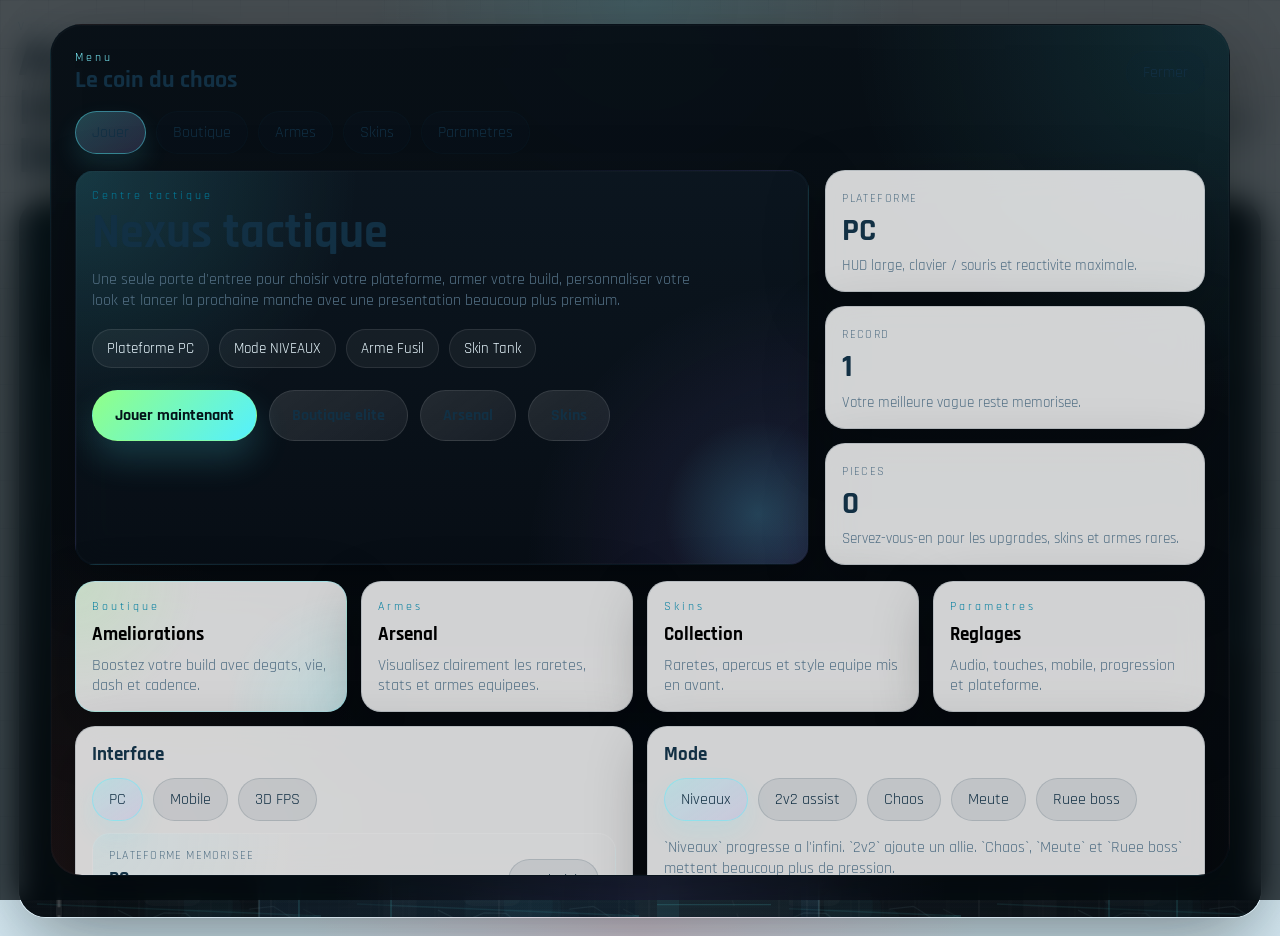
<file: index.html>
<!DOCTYPE html>
<html lang="fr">
<head>
  <meta charset="UTF-8">
  <meta name="viewport" content="width=device-width, initial-scale=1.0, viewport-fit=cover, user-scalable=no, maximum-scale=1">
  <meta name="apple-mobile-web-app-capable" content="yes">
  <meta name="apple-mobile-web-app-status-bar-style" content="black-translucent">
  <meta name="apple-mobile-web-app-title" content="Arena 1v1">
  <meta name="mobile-web-app-capable" content="yes">
  <title>Arena 1v1 Infinite Deluxe</title>
  <link rel="preconnect" href="https://fonts.googleapis.com">
  <link rel="preconnect" href="https://fonts.gstatic.com" crossorigin>
  <link href="https://fonts.googleapis.com/css2?family=Rajdhani:wght@500;600;700&display=swap" rel="stylesheet">
  <link rel="stylesheet" href="style.css">
</head>
<body>
  <div class="rotate-notice" id="rotateNotice">
    <div class="rotate-card">
      <strong>Tourne le telephone</strong>
      <span>La version mobile est pensee pour jouer en horizontal.</span>
      <div class="rotate-actions">
        <button class="chip-button" id="rotateFullscreenButton" type="button">Plein ecran</button>
        <button class="chip-button" id="rotateDismissButton" type="button">Fermer</button>
      </div>
    </div>
  </div>
  <section class="platform-gate hidden" id="platformGate" aria-hidden="true">
    <div class="platform-card">
      <p class="eyebrow">Plateforme</p>
      <h2>Choisissez votre profil de jeu</h2>
      <p class="platform-copy">Ce choix adapte automatiquement l'interface, les controles et le confort de jeu des le demarrage.</p>
      <div class="platform-grid">
        <button class="platform-option" id="platformPcButton" type="button" data-platform-choice="pc">
          <span class="platform-option-icon">PC</span>
          <strong>Mode PC</strong>
          <small>HUD complet, clavier / souris, raccourcis rapides et affichage large.</small>
        </button>
        <button class="platform-option" id="platformMobileButton" type="button" data-platform-choice="mobile">
          <span class="platform-option-icon">TEL</span>
          <strong>Mode Mobile</strong>
          <small>Interface tactile, boutons confortables et lisibilite renforcee.</small>
        </button>
      </div>
      <div class="platform-footer">
        <span id="platformHint">Choisissez votre support pour preparer l'experience ideale.</span>
      </div>
    </div>
  </section>
  <div class="app-shell">
    <header class="topbar">
      <div>
        <p class="eyebrow">Version fun et nerveuse</p>
        <h1>Arena 1v1 Infinite Deluxe</h1>
      </div>
      <div class="topbar-right">
        <div class="pill"><span>Niveau</span><strong id="levelLabel">1</strong></div>
        <div class="pill"><span>Record</span><strong id="bestLevel">1</strong></div>
        <div class="pill"><span>Mode</span><strong id="modeLabel">NIVEAUX</strong></div>
        <div class="pill"><span>Plateforme</span><strong id="platformLabel">PC</strong></div>
        <div class="pill"><span>Arme</span><strong id="weaponLabel">FUSIL</strong></div>
        <div class="pill"><span>Pieces</span><strong id="coinsLabel">0</strong></div>
        <div class="pill"><span>Puissance</span><strong id="powerLabel">1</strong></div>
        <div class="pill"><span>Combo</span><strong id="comboLabel">x0</strong></div>
        <div class="pill"><span>Objectif</span><strong id="objectiveLabel">PURGE</strong></div>
        <div class="pill"><span>Bonus</span><strong id="bonusLabel">AUCUN</strong></div>
        <div class="pill"><span>Bouclier</span><strong id="shieldLabel">0.0s</strong></div>
        <div class="pill"><span>FPS</span><strong id="fps">0</strong></div>
        <button class="chip-button" id="menuButton" type="button">Menu</button>
        <button class="chip-button" id="fullscreenButton" type="button">Plein ecran</button>
      </div>
    </header>

    <main class="viewport">
      <canvas id="game"></canvas>
      <div class="minimap-shell" aria-hidden="true">
        <canvas id="minimap"></canvas>
      </div>
      <div class="tutorial-banner hidden" id="tutorialBanner" aria-hidden="true">
        <div class="tutorial-chip">Tutoriel mobile</div>
        <strong>Deux joysticks, plus simple</strong>
        <p>Gauche pour bouger. Droite pour viser et tirer. Dash en bas pour esquiver vite.</p>
        <div class="tutorial-actions">
          <button class="chip-button" id="tutorialDismissButton" type="button">Compris</button>
        </div>
      </div>

      <div class="combat-banner hidden" id="combatBanner" aria-hidden="true">
        <span class="combat-banner-tag" id="combatBannerTag">Arene</span>
        <strong id="combatBannerTitle">Pret</strong>
        <small id="combatBannerText">Faites chauffer l'arene.</small>
      </div>

      <div class="mobile-controls mobile-modern" id="mobileControls" aria-hidden="true">
        <div class="mobile-top-strip">
          <div class="mobile-badge"><span>Niv</span><strong id="mobileLevelLabel">1</strong></div>
          <div class="mobile-badge"><span>Mode</span><strong id="mobileModeLabel">NIVEAUX</strong></div>
          <div class="mobile-badge"><span>Arme</span><strong id="mobileWeaponLabel">FUSIL</strong></div>
          <div class="mobile-badge"><span>Pieces</span><strong id="mobileCoinsLabel">0</strong></div>
          <div class="mobile-badge"><span>Combo</span><strong id="mobileComboLabel">x0</strong></div>
          <div class="mobile-badge"><span>Obj</span><strong id="mobileObjectiveLabel">PURGE</strong></div>
          <div class="mobile-badge"><span>Boost</span><strong id="mobileBonusLabel">AUCUN</strong></div>
          <button class="mobile-float-button" id="mobileFullscreenButton" type="button">Plein ecran</button>
        </div>

        <div class="mobile-left">
          <div class="joystick-shell" id="joystickShell">
            <div class="joystick-base"></div>
            <div class="joystick-stick" id="joystickStick"></div>
          </div>
          <p class="mobile-label">Deplacement</p>
        </div>

        <div class="mobile-right">
          <div class="aim-pad" id="aimPad">
            <div class="aim-reticle"></div>
            <div class="aim-stick" id="aimStick"></div>
          </div>
          <p class="mobile-label">Viser / tirer</p>
          <div class="mobile-buttons">
            <button class="mobile-button dash" id="mobileDashButton" type="button">Dash</button>
            <button class="mobile-button weapon" id="mobileWeaponButton" type="button">Arme</button>
            <button class="mobile-button menu" id="mobileMenuButton" type="button">Menu</button>
          </div>
        </div>
      </div>

      <aside class="hud hud-left">
        <h2>Controles</h2>
        <div class="control-line"><span>Avancer</span><kbd id="moveForwardKey">Z</kbd></div>
        <div class="control-line"><span>Reculer</span><kbd id="moveBackwardKey">S</kbd></div>
        <div class="control-line"><span>Gauche</span><kbd id="moveLeftKey">Q</kbd></div>
        <div class="control-line"><span>Droite</span><kbd id="moveRightKey">D</kbd></div>
        <div class="control-line"><span>Dash</span><kbd id="dashKey">SHIFT</kbd></div>
        <div class="control-line"><span>Dash 2</span><kbd>ESPACE</kbd></div>
        <div class="control-line"><span>Pause</span><kbd id="pauseKey">P</kbd></div>
        <div class="control-line"><span>Recommencer</span><kbd id="restartKey">R</kbd></div>
        <div class="control-line"><span>Armes</span><kbd>&amp; E " '</kbd></div>
        <div class="control-line"><span>Arme +</span><kbd>MOLETTE</kbd></div>
        <div class="control-line"><span>Menu</span><kbd>TAB</kbd></div>
        <div class="control-line"><span>Mini-carte</span><kbd>M</kbd></div>
        <div class="control-line"><span>Plein ecran</span><kbd>F</kbd></div>
        <p class="hint">Souris pour viser, clic gauche pour tirer, molette pour tourner vite entre les armes.</p>
      </aside>

      <aside class="hud hud-right">
        <div class="stat">
          <span>Vie</span>
          <div class="bar"><div id="playerHp" class="fill player"></div></div>
        </div>
        <div class="stat">
          <span>Energie</span>
          <div class="bar"><div id="playerEnergy" class="fill energy"></div></div>
        </div>
        <div class="stat">
          <span id="enemyLabel">Ennemi 1</span>
          <div class="bar"><div id="enemyHp" class="fill enemy"></div></div>
        </div>
        <div class="stat hidden" id="allyStat">
          <span id="allyLabel">Allie</span>
          <div class="bar"><div id="allyHp" class="fill ally"></div></div>
        </div>
        <div class="stat hidden" id="enemyTwoStat">
          <span id="enemyTwoLabel">Ennemi 2</span>
          <div class="bar"><div id="enemyTwoHp" class="fill enemy2"></div></div>
        </div>
        <p class="status" id="statusText">Appuyez sur Jouer pour lancer la partie.</p>
      </aside>

    </main>
  </div>

  <section class="hub-overlay" id="hubOverlay" aria-hidden="false">
    <div class="hub-card">
      <div class="hub-head">
        <div>
          <p class="eyebrow">Menu</p>
          <h2>Le coin du chaos</h2>
        </div>
        <div class="hub-actions">
          <button class="chip-button" id="closeHubButton" type="button">Fermer</button>
        </div>
      </div>

      <nav class="hub-tabs">
        <button class="tab-button active" type="button" data-tab="play">Jouer</button>
        <button class="tab-button" type="button" data-tab="shop">Boutique</button>
        <button class="tab-button" type="button" data-tab="weapons">Armes</button>
        <button class="tab-button" type="button" data-tab="skins">Skins</button>
        <button class="tab-button" type="button" data-tab="settings">Parametres</button>
      </nav>

      <section class="tab-panel active" data-panel="play">
        <div class="hero-layout">
          <section class="menu-card menu-hero">
            <div class="menu-hero-copy">
              <p class="eyebrow">Centre tactique</p>
              <h3>Nexus tactique</h3>
              <p class="hero-copy">Une seule porte d'entree pour choisir votre plateforme, armer votre build, personnaliser votre look et lancer la prochaine manche avec une presentation beaucoup plus premium.</p>
            </div>
            <div class="hero-badge-row">
              <span class="hero-chip" id="heroPlatformBadge">Plateforme PC</span>
              <span class="hero-chip" id="heroModeBadge">Mode Niveaux</span>
              <span class="hero-chip" id="heroWeaponBadge">Arme Fusil</span>
              <span class="hero-chip" id="heroSkinBadge">Skin Tank</span>
            </div>
            <div class="hero-actions">
              <button class="hero-button hero-button-primary" id="startButton" type="button">Jouer maintenant</button>
              <button class="hero-button" type="button" data-open-tab="shop">Boutique elite</button>
              <button class="hero-button" type="button" data-open-tab="weapons">Arsenal</button>
              <button class="hero-button" type="button" data-open-tab="skins">Skins</button>
            </div>
          </section>

          <aside class="hero-rail">
            <div class="menu-card hero-stat-card">
              <span>Plateforme</span>
              <strong id="heroPlatformValue">PC</strong>
              <small id="heroPlatformText">HUD large, clavier / souris et rythme maximal.</small>
            </div>
            <div class="menu-card hero-stat-card">
              <span>Record</span>
              <strong id="heroRecordValue">1</strong>
              <small>Votre meilleure vague reste memorisee.</small>
            </div>
            <div class="menu-card hero-stat-card">
              <span>Pieces</span>
              <strong id="heroCoinsValue">0</strong>
              <small>Servez-vous-en pour les upgrades, skins et armes rares.</small>
            </div>
          </aside>
        </div>

        <div class="home-grid">
          <button class="menu-card home-tile home-play" type="button" data-open-tab="shop">
            <span class="eyebrow">Boutique</span>
            <strong>Ameliorations</strong>
            <small>Boostez votre build avec degats, vie, dash et cadence.</small>
          </button>
          <button class="menu-card home-tile" type="button" data-open-tab="weapons">
            <span class="eyebrow">Armes</span>
            <strong>Arsenal</strong>
            <small>Visualisez clairement les raretes, stats et armes equipees.</small>
          </button>
          <button class="menu-card home-tile" type="button" data-open-tab="skins">
            <span class="eyebrow">Skins</span>
            <strong>Collection</strong>
            <small>Raretes, apercus et style equipe mis en avant.</small>
          </button>
          <button class="menu-card home-tile" type="button" data-open-tab="settings">
            <span class="eyebrow">Parametres</span>
            <strong>Reglages</strong>
            <small>Audio, touches, mobile, progression et plateforme.</small>
          </button>
        </div>

        <div class="grid-two">
          <div class="menu-card">
            <h3>Interface</h3>
            <div class="choice-row">
              <button class="menu-choice active" type="button" data-interface="pc">PC</button>
              <button class="menu-choice" type="button" data-interface="mobile">Mobile</button>
              <button class="menu-choice" type="button" data-interface="fps3d">3D FPS</button>
            </div>
            <div class="platform-inline">
              <div>
                <span class="platform-inline-label">Plateforme memorisee</span>
                <strong id="platformMemoryLabel">PC</strong>
              <small id="platformMemoryText">HUD large, clavier / souris et confort premium.</small>
              </div>
              <button class="chip-button" id="reopenPlatformButton" type="button">Rechoisir</button>
            </div>
            <p class="hint">Choisissez l'interface a afficher. PC pour clavier/souris, Mobile pour boutons tactiles. `3D FPS` ouvre la version premiere personne.</p>
          </div>

          <div class="menu-card">
            <h3>Mode</h3>
            <div class="choice-row" id="modeChoices">
              <button class="menu-choice active" type="button" data-mode="levels">Niveaux</button>
              <button class="menu-choice" type="button" data-mode="duo">2v2 assist</button>
              <button class="menu-choice" type="button" data-mode="chaos">Chaos</button>
              <button class="menu-choice" type="button" data-mode="swarm">Meute</button>
              <button class="menu-choice" type="button" data-mode="bossrush">Ruee boss</button>
            </div>
            <p class="hint">`Niveaux` progresse a l'infini. `2v2` ajoute un allie. `Chaos`, `Meute` et `Ruee boss` mettent beaucoup plus de pression.</p>
          </div>

          <div class="menu-card">
            <h3>Arme</h3>
            <div class="choice-row" id="weaponChoices">
              <button class="menu-choice active" type="button" data-weapon="rifle">Fusil</button>
              <button class="menu-choice" type="button" data-weapon="shotgun">Pompe</button>
              <button class="menu-choice" type="button" data-weapon="sniper">Sniper</button>
              <button class="menu-choice" type="button" data-weapon="burst">Rafale</button>
            </div>
            <div class="weapon-panel" id="weaponPanel">
              <div class="weapon-panel-head">
                <span class="weapon-panel-tag" id="weaponPerkTag">Stable</span>
                <strong id="weaponPerkTitle">FUSIL</strong>
              </div>
              <p id="weaponPerkDesc">Laser propre pour tenir la pression et garder un bon rythme.</p>
              <div class="weapon-mini-stats">
                <span id="weaponStatOne">Portee haute</span>
                <span id="weaponStatTwo">Precision</span>
                <span id="weaponStatThree">Duel</span>
              </div>
            </div>
            <p class="hint">`&`, `é`, `"` et `'` changent aussi l'arme sur PC. La molette souris les fait tourner encore plus vite.</p>
          </div>
        </div>

        <div class="menu-card">
          <h3>Style de tir</h3>
          <div class="settings-grid">
            <label class="setting">
              <span>Style visuel</span>
              <select id="bulletStyle">
                <option value="dot">Point</option>
                <option value="streak">Trait</option>
                <option value="plasma">Plasma</option>
                <option value="spark">Etincelle</option>
                <option value="ring">Anneau</option>
                <option value="comet">Comete</option>
                <option value="shard">Eclat</option>
                <option value="bolt">Eclair</option>
                <option value="pulse">Pulse</option>
                <option value="nova">Nova</option>
              </select>
              <strong>Taille 3 · Degats 11</strong>
            </label>

            <div class="setting">
              <span>Apercu</span>
              <div class="bullet-preview-shell">
                <div id="bulletPreview" class="bullet-preview"></div>
              </div>
            </div>
          </div>
        </div>
        <p class="hint home-hint">Sur PC: `F` plein ecran, `M` mini-carte, `Tab` menu rapide, `Espace` en 2e dash. Le gros bouton `Jouer` relance directement avec vos choix actuels.</p>
      </section>

      <section class="tab-panel" data-panel="shop">
        <div class="shop-summary">
          <div class="setting stat-tile">
            <span>Pieces dispo</span>
            <strong id="shopCoinsTotal">0</strong>
          </div>
          <div class="setting stat-tile">
            <span>Puissance totale</span>
            <strong id="shopPowerTotal">1</strong>
          </div>
          <div class="setting stat-tile">
            <span>Comment ca marche</span>
            <strong id="shopUpgradeTip">Choisissez un bonus puis cliquez.</strong>
          </div>
        </div>

        <div class="menu-card">
          <h3>Boutique d'ameliorations</h3>
          <p class="hint">Chaque achat augmente un point clair. Vous gardez vos ameliorations et vos pieces ne passent jamais sous zero.</p>
          <div class="upgrade-grid">
            <button class="upgrade-button" id="upgradeAttack" type="button">
              <span>Degats</span>
              <strong id="upgradeAttackLevel">Niveau 0</strong>
              <em>+2 degats par niveau</em>
              <small id="upgradeAttackCost">25 pieces</small>
            </button>
            <button class="upgrade-button" id="upgradeVitality" type="button">
              <span>Vie</span>
              <strong id="upgradeVitalityLevel">Niveau 0</strong>
              <em>+20 vie max par niveau</em>
              <small id="upgradeVitalityCost">30 pieces</small>
            </button>
            <button class="upgrade-button" id="upgradeDash" type="button">
              <span>Dash</span>
              <strong id="upgradeDashLevel">Niveau 0</strong>
              <em>+energie et dash plus fort</em>
              <small id="upgradeDashCost">35 pieces</small>
            </button>
            <button class="upgrade-button" id="upgradeFire" type="button">
              <span>Cadence</span>
              <strong id="upgradeFireLevel">Niveau 0</strong>
              <em>Tire plus souvent</em>
              <small id="upgradeFireCost">40 pieces</small>
            </button>
          </div>
        </div>
      </section>

      <section class="tab-panel" data-panel="weapons">
        <div class="shop-summary">
          <div class="setting stat-tile">
            <span>Pieces dispo</span>
            <strong id="weaponShopCoinsTotal">0</strong>
          </div>
          <div class="setting stat-tile">
            <span>Arme equipee</span>
            <strong id="weaponShopEquipped">FUSIL</strong>
          </div>
          <div class="setting stat-tile">
            <span>Armes possedees</span>
            <strong id="weaponShopOwnedCount">1</strong>
          </div>
        </div>

        <div class="menu-card shop-card">
          <h3>Arsenal</h3>
          <p class="hint" id="weaponShopHint">Achetez vos armes ici puis equipez-les quand vous voulez.</p>
          <div id="weaponShopGrid" class="shop-grid weapon-shop-grid"></div>
        </div>
      </section>

      <section class="tab-panel" data-panel="skins">
        <div class="grid-two">
          <label class="setting">
            <span>Couleur principale</span>
            <input id="playerColor" type="color" value="#7cf6b8">
            <strong id="playerColorValue">#7CF6B8</strong>
          </label>

          <div class="setting">
            <span>Apercu skin</span>
            <div class="skin-preview-frame">
              <div id="skinPreview" class="skin-preview-core"></div>
            </div>
            <div class="skin-spotlight">
              <strong id="skinSpotlightName">Tank</strong>
              <span id="skinSpotlightTag">Classique nerveux</span>
            </div>
            <div class="weapon-mini-shell">
              <span>Mini illustrations d'armes</span>
              <div id="skinWeaponMiniGrid" class="weapon-mini-grid"></div>
            </div>
          </div>
        </div>

        <div class="menu-card shop-card">
          <h3>Boutique de skins</h3>
          <p class="hint" id="shopHint">Certaines skins se debloquent avec votre record.</p>
          <div id="shopGrid" class="shop-grid"></div>
        </div>
      </section>

      <section class="tab-panel" data-panel="settings">
        <div class="panel-stack">
          <div class="menu-card">
            <h3>Records</h3>
            <div class="stats-grid">
              <div class="setting stat-tile">
                <span>Meilleur niveau</span>
                <strong id="recordBestLevel">1</strong>
              </div>
              <div class="setting stat-tile">
                <span>Ennemis vaincus</span>
                <strong id="recordKills">0</strong>
              </div>
              <div class="setting stat-tile">
                <span>Tirs lances</span>
                <strong id="recordShots">0</strong>
              </div>
              <div class="setting stat-tile">
                <span>Pommes mangees</span>
                <strong id="recordApples">0</strong>
              </div>
              <div class="setting stat-tile">
                <span>Dashs utilises</span>
                <strong id="recordDashes">0</strong>
              </div>
              <div class="setting stat-tile">
                <span>Boss battus</span>
                <strong id="recordBosses">0</strong>
              </div>
              <div class="setting stat-tile">
                <span>Pieces gagnees</span>
                <strong id="recordCoinsEarned">0</strong>
              </div>
              <div class="setting stat-tile">
                <span>Temps joue</span>
                <strong id="recordTimePlayed">0 min</strong>
              </div>
            </div>
            <div class="record-lines">
              <p><span>Skin equipe:</span> <strong id="recordCurrentSkin">Tank</strong></p>
              <p><span>Arme favorite du moment:</span> <strong id="recordCurrentWeapon">FUSIL</strong></p>
              <p><span>Mode choisi:</span> <strong id="recordCurrentMode">NIVEAUX</strong></p>
              <p><span>Ambiance:</span> <strong id="recordMood">Arena nerveuse deluxe</strong></p>
              <p><span>Arme la plus jouee:</span> <strong id="recordFavoriteWeapon">FUSIL</strong></p>
            </div>
          </div>

          <div class="menu-card">
            <h3>Audio et jeu</h3>
            <div class="settings-grid">
              <label class="setting">
                <span>Volume global</span>
                <input id="masterVolume" type="range" min="0" max="100" step="1">
                <strong id="masterVolumeValue">100%</strong>
              </label>

              <label class="setting">
                <span>Volume du dash</span>
                <input id="dashVolume" type="range" min="0" max="100" step="1">
                <strong id="dashVolumeValue">100%</strong>
              </label>

              <label class="setting">
                <span>FPS max</span>
                <select id="fpsCap">
                  <option value="60">60 FPS</option>
                  <option value="120">120 FPS</option>
                  <option value="144">144 FPS</option>
                  <option value="0">Illimite</option>
                </select>
              </label>

              <label class="setting toggle">
                <span>Plein ecran au demarrage</span>
                <input id="autoFullscreen" type="checkbox">
              </label>

              <label class="setting toggle">
                <span>Redemarrage auto apres mort</span>
                <input id="autoRestart" type="checkbox">
              </label>

              <label class="setting">
                <span>Delai recommencer</span>
                <input id="restartDelay" type="range" min="1" max="5" step="1">
                <strong id="restartDelayValue">2 s</strong>
              </label>
            </div>
          </div>

          <div class="menu-card">
          <h3>Touches</h3>
          <div class="bindings-grid">
            <button class="bind-button" type="button" data-action="forward">Avancer: <strong id="bindForward">Z</strong></button>
            <button class="bind-button" type="button" data-action="backward">Reculer: <strong id="bindBackward">S</strong></button>
            <button class="bind-button" type="button" data-action="left">Gauche: <strong id="bindLeft">Q</strong></button>
            <button class="bind-button" type="button" data-action="right">Droite: <strong id="bindRight">D</strong></button>
            <button class="bind-button" type="button" data-action="dash">Dash: <strong id="bindDash">SHIFT</strong></button>
            <button class="bind-button" type="button" data-action="pause">Pause: <strong id="bindPause">P</strong></button>
            <button class="bind-button" type="button" data-action="restart">Recommencer: <strong id="bindRestart">R</strong></button>
          </div>
          <p class="hint" id="bindingHint">Cliquez sur une touche puis appuyez sur la nouvelle touche.</p>
          </div>

          <div class="menu-card mobile-settings-card" id="mobileSettingsCard">
            <h3>Mobile</h3>
            <div class="settings-grid">
              <label class="setting toggle">
                <span>Mode ultra clean</span>
                <input id="mobileUltraClean" type="checkbox">
              </label>

              <label class="setting toggle">
                <span>Vibrations / haptics</span>
                <input id="mobileHaptics" type="checkbox">
              </label>

              <label class="setting">
                <span>Taille des boutons</span>
                <input id="mobileButtonScale" type="range" min="80" max="150" step="5">
                <strong id="mobileButtonScaleValue">100%</strong>
              </label>

              <label class="setting">
                <span>Sensibilite visee</span>
                <input id="mobileAimSensitivity" type="range" min="60" max="160" step="5">
                <strong id="mobileAimSensitivityValue">100%</strong>
              </label>
            </div>
            <p class="hint">Joystick gauche pour bouger. Joystick droit pour viser et tirer. Reglez la sensibilite si la visee bouge trop vite ou pas assez.</p>
          </div>
        </div>
      </section>
    </div>
  </section>

  <script src="game-data.js"></script>
  <script src="game-storage.js"></script>
  <script src="game.js"></script>
</body>
</html>
</file>
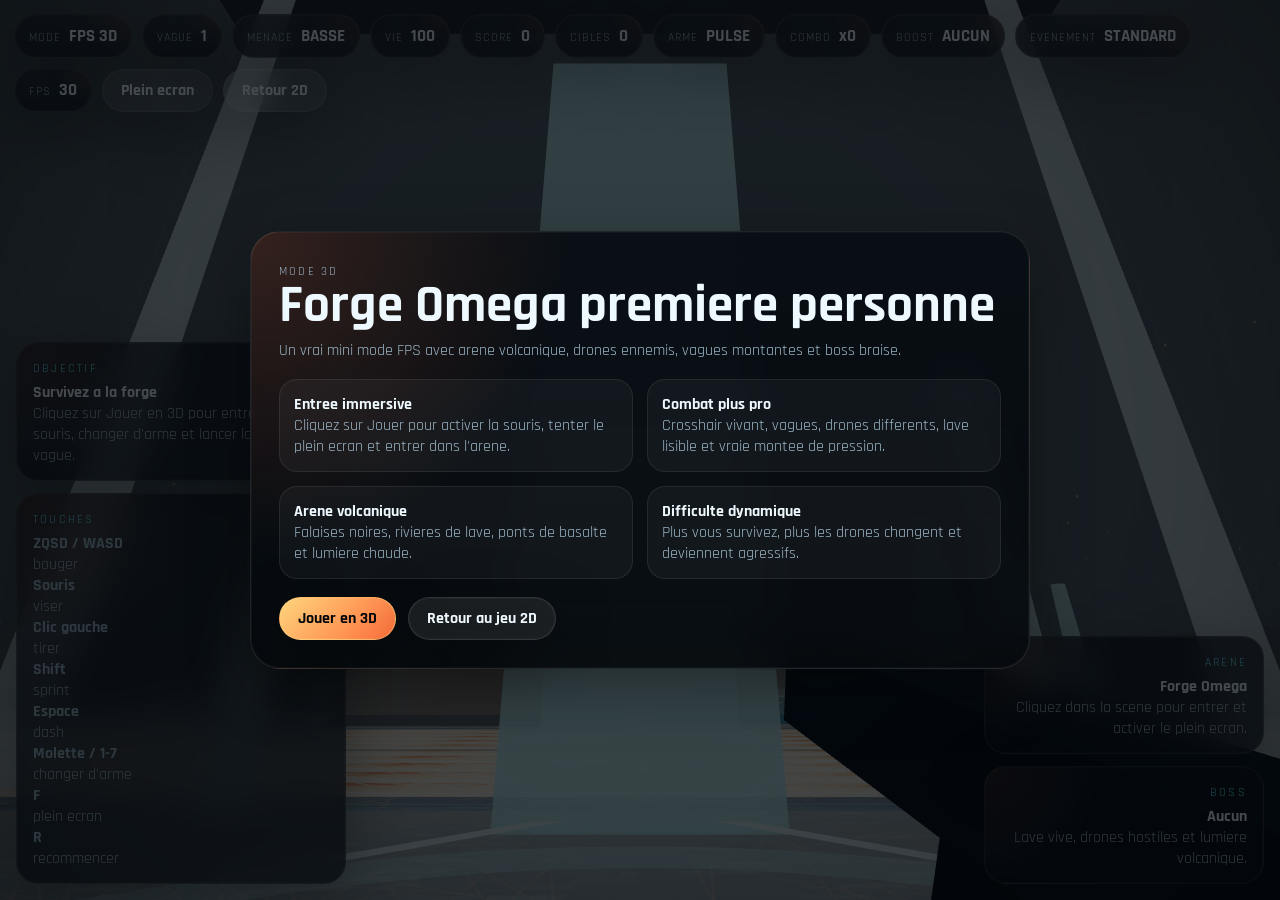
<file: fps3d.html>
<!DOCTYPE html>
<html lang="fr">
<head>
  <meta charset="UTF-8">
  <meta name="viewport" content="width=device-width, initial-scale=1.0, viewport-fit=cover">
  <title>Arena 1v1 Infinite Deluxe 3D</title>
  <link rel="preconnect" href="https://fonts.googleapis.com">
  <link rel="preconnect" href="https://fonts.gstatic.com" crossorigin>
  <link href="https://fonts.googleapis.com/css2?family=Rajdhani:wght@500;600;700&display=swap" rel="stylesheet">
  <link rel="stylesheet" href="fps3d.css">
</head>
<body>
  <div class="fps-app" id="fpsApp">
    <canvas id="fps3dCanvas" tabindex="0" aria-label="Arene volcanique 3D"></canvas>
    <div class="fps-vignette" id="fpsVignette" aria-hidden="true"></div>

    <header class="fps-topbar">
      <div class="fps-pill"><span>Mode</span><strong>FPS 3D</strong></div>
      <div class="fps-pill"><span>Vague</span><strong id="fpsWave">1</strong></div>
      <div class="fps-pill"><span>Menace</span><strong id="fpsThreat">BASSE</strong></div>
      <div class="fps-pill"><span>Vie</span><strong id="fpsHp">100</strong></div>
      <div class="fps-pill"><span>Score</span><strong id="fpsScore">0</strong></div>
      <div class="fps-pill"><span>Cibles</span><strong id="fpsTargets">0</strong></div>
      <div class="fps-pill"><span>Arme</span><strong id="fpsWeapon">PULSE</strong></div>
      <div class="fps-pill"><span>Combo</span><strong id="fpsCombo">x0</strong></div>
      <div class="fps-pill"><span>Boost</span><strong id="fpsBoost">AUCUN</strong></div>
      <div class="fps-pill"><span>Evenement</span><strong id="fpsEvent">STANDARD</strong></div>
      <div class="fps-pill"><span>FPS</span><strong id="fpsFrame">0</strong></div>
      <button class="fps-button subtle" id="fpsFullscreenButton" type="button">Plein ecran</button>
      <a class="fps-button subtle" href="index.html">Retour 2D</a>
    </header>

    <section class="fps-bossbar hidden" id="fpsBossBar" aria-hidden="true">
      <div class="bossbar-head">
        <span class="eyebrow">Boss</span>
        <strong id="fpsBossName">Boss braise</strong>
        <small id="fpsBossHpText">100%</small>
      </div>
      <div class="bossbar-track">
        <div class="bossbar-fill" id="fpsBossFill"></div>
      </div>
    </section>

    <section class="fps-moment hidden" id="fpsMoment" aria-hidden="true">
      <span class="fps-moment-tag" id="fpsMomentTag">Arene</span>
      <strong id="fpsMomentTitle">Forge Omega</strong>
      <small id="fpsMomentText">Tenez la ligne et maintenez la pression.</small>
    </section>

    <section class="fps-focus hidden" id="fpsFocusPrompt" aria-hidden="true">
      <div class="focus-card">
        <span class="eyebrow">Controle souris</span>
        <strong id="fpsFocusTitle">Cliquez pour reprendre la souris</strong>
        <p id="fpsFocusText">Le combat 3D reprend seulement quand la souris est verrouillee dans la scene.</p>
        <button class="fps-button primary" id="fpsFocusButton" type="button">Reprendre le controle</button>
      </div>
    </section>

    <div class="crosshair" id="fpsCrosshair" aria-hidden="true">
      <span class="crosshair-ring"></span>
      <span class="crosshair-dot"></span>
      <span class="crosshair-line top"></span>
      <span class="crosshair-line right"></span>
      <span class="crosshair-line bottom"></span>
      <span class="crosshair-line left"></span>
    </div>

    <section class="fps-loading" id="fpsLoading" aria-live="polite">
      <div class="intro-card small">
        <p class="eyebrow">Chargement 3D</p>
        <h2>Preparation de l'arene</h2>
        <p id="fpsLoadingText">Initialisation du mode FPS...</p>
      </div>
    </section>

    <section class="fps-hud-left">
      <div class="hud-card">
        <span class="hud-label">Objectif</span>
        <strong id="fpsObjective">Survivez a la forge</strong>
        <p id="fpsObjectiveText">Tirez sur les drones, evitez la lave et restez mobile dans l'arene.</p>
      </div>
      <div class="hud-card">
        <span class="hud-label">Touches</span>
        <p><strong>ZQSD / WASD</strong> bouger</p>
        <p><strong>Souris</strong> viser</p>
        <p><strong>Clic gauche</strong> tirer</p>
        <p><strong>Shift</strong> sprint</p>
        <p><strong>Espace</strong> dash</p>
        <p><strong>Molette / 1-7</strong> changer d'arme</p>
        <p><strong>F</strong> plein ecran</p>
        <p><strong>R</strong> recommencer</p>
      </div>
    </section>

    <section class="fps-hud-right">
      <div class="hud-card compact">
        <span class="hud-label">Arene</span>
        <strong id="fpsZone">Forge Omega</strong>
        <p id="fpsHint">Cliquez dans la scene pour entrer et activer le plein ecran.</p>
      </div>
      <div class="hud-card compact">
        <span class="hud-label">Boss</span>
        <strong id="fpsBossState">Aucun</strong>
        <p id="fpsArenaFlavor">Lave vive, drones hostiles et lumiere volcanique.</p>
      </div>
    </section>

    <section class="fps-intro hidden" id="fpsIntro">
      <div class="intro-card">
        <p class="eyebrow">Mode 3D</p>
        <h1>Forge Omega premiere personne</h1>
        <p>Un vrai mini mode FPS avec arene volcanique, drones ennemis, vagues montantes et boss braise.</p>
        <div class="intro-grid">
          <div>
            <strong>Entree immersive</strong>
            <span>Cliquez sur Jouer pour activer la souris, tenter le plein ecran et entrer dans l'arene.</span>
          </div>
          <div>
            <strong>Combat plus pro</strong>
            <span>Crosshair vivant, vagues, drones differents, lave lisible et vraie montee de pression.</span>
          </div>
          <div>
            <strong>Arene volcanique</strong>
            <span>Falaises noires, rivieres de lave, ponts de basalte et lumiere chaude.</span>
          </div>
          <div>
            <strong>Difficulte dynamique</strong>
            <span>Plus vous survivez, plus les drones changent et deviennent agressifs.</span>
          </div>
        </div>
        <div class="intro-actions">
          <button class="fps-button primary" id="fpsEnterButton" type="button" disabled>Jouer en 3D</button>
          <a class="fps-button subtle" href="index.html">Retour au jeu 2D</a>
        </div>
      </div>
    </section>

    <section class="fps-gameover hidden" id="fpsGameOver">
      <div class="intro-card small">
        <p class="eyebrow">KO</p>
        <h2 id="fpsGameOverTitle">La forge vous a mange</h2>
        <p id="fpsGameOverText">Reprenez votre souffle et repartez.</p>
        <div class="summary-grid">
          <div><span>Vague</span><strong id="fpsSummaryWave">1</strong></div>
          <div><span>Kills</span><strong id="fpsSummaryKills">0</strong></div>
          <div><span>Score</span><strong id="fpsSummaryScore">0</strong></div>
        </div>
        <div class="intro-actions">
          <button class="fps-button primary" id="fpsRestartButton" type="button">Rejouer</button>
          <a class="fps-button subtle" href="index.html">Retour 2D</a>
        </div>
      </div>
    </section>
  </div>
  <script>
    (function () {
      const loadingText = document.getElementById("fpsLoadingText");
      const hint = document.getElementById("fpsHint");
      const sources = [
        "vendor/three.min.js",
        "https://cdn.jsdelivr.net/npm/three/build/three.min.js"
      ];

      function loadScript(src) {
        return new Promise((resolve, reject) => {
          const script = document.createElement("script");
          script.src = src;
          script.async = true;
          script.onload = resolve;
          script.onerror = reject;
          document.body.appendChild(script);
        });
      }

      function loadChain(index) {
        if (index >= sources.length) {
          loadingText.textContent = "Impossible de charger le moteur 3D. Verifiez le fichier local ou rechargez la page.";
          hint.textContent = "Le mode FPS 3D n'a pas pu charger Three.js.";
          return;
        }
        loadingText.textContent = `Chargement du moteur 3D (${index + 1}/${sources.length})...`;
        loadScript(sources[index])
          .then(() => {
            loadingText.textContent = "Moteur 3D charge. Initialisation de la forge...";
            return loadScript("fps3d.js?v=20260320-3dfix5");
          })
          .catch(() => loadChain(index + 1));
      }

      loadChain(0);
    })();
  </script>
</body>
</html>
</file>
<file: style.css>
:root {
  --bg-1: #07141b;
  --bg-2: #102834;
  --panel: rgba(8, 17, 24, 0.86);
  --card: rgba(255, 255, 255, 0.05);
  --line: rgba(255, 255, 255, 0.08);
  --panel-border: rgba(255, 255, 255, 0.08);
  --control-border: rgba(255, 255, 255, 0.12);
  --control-bg: rgba(255, 255, 255, 0.08);
  --control-bg-soft: rgba(255, 255, 255, 0.06);
  --text: #e9f5ff;
  --muted: #92b0bf;
  --cyan: #54f0ff;
  --violet: #9b7dff;
  --lime: #91ff87;
  --gold: #ffd166;
  --mobile-scale: 1;
  color-scheme: dark light;
}

* {
  box-sizing: border-box;
}

html,
body {
  margin: 0;
  min-height: 100%;
  background:
    radial-gradient(circle at top, rgba(84, 240, 255, 0.16), transparent 26%),
    radial-gradient(circle at bottom, rgba(255, 93, 118, 0.18), transparent 30%),
    linear-gradient(180deg, var(--bg-2), var(--bg-1));
  color: var(--text);
  font-family: "Rajdhani", sans-serif;
  overflow: hidden;
  touch-action: manipulation;
  overscroll-behavior: none;
  -webkit-tap-highlight-color: transparent;
}

body::before {
  content: "";
  position: fixed;
  inset: 0;
  background-image:
    linear-gradient(var(--line) 1px, transparent 1px),
    linear-gradient(90deg, var(--line) 1px, transparent 1px);
  background-size: 48px 48px;
  pointer-events: none;
}

@media (prefers-color-scheme: light) {
  :root {
    --bg-1: #dbeef8;
    --bg-2: #f6fbff;
    --panel: rgba(255, 255, 255, 0.82);
    --card: rgba(9, 39, 61, 0.06);
    --line: rgba(14, 44, 67, 0.08);
    --panel-border: rgba(18, 48, 68, 0.14);
    --control-border: rgba(18, 48, 68, 0.14);
    --control-bg: rgba(18, 48, 68, 0.08);
    --control-bg-soft: rgba(18, 48, 68, 0.08);
    --text: #123044;
    --muted: #547186;
    --cyan: #007e9f;
    --lime: #3e9b47;
    --gold: #a66a00;
  }

  #game {
    background:
      radial-gradient(circle at center, rgba(66, 118, 150, 0.12), transparent 48%),
      linear-gradient(180deg, #d7ebf5 0%, #c9dfea 100%);
  }

  .chip-button,
  .menu-choice,
  .bind-button,
  .tab-button {
    background: var(--control-bg);
    border-color: var(--control-border);
    color: var(--text);
  }

  kbd,
  .mobile-button.menu {
    background: var(--control-bg);
    color: var(--text);
  }

  .status {
    color: #8a5a00;
  }

  select option {
    background: #f4f9fc;
    color: #123044;
  }
}

@media (prefers-color-scheme: dark) {
  :root {
    --text: #e9f5ff;
    --muted: #92b0bf;
  }
}

.rotate-notice {
  position: fixed;
  inset: 0;
  display: none;
  align-items: center;
  justify-content: center;
  padding: 24px;
  background: rgba(4, 10, 15, 0.92);
  z-index: 300;
}

.platform-gate {
  position: fixed;
  inset: 0;
  display: flex;
  align-items: center;
  justify-content: center;
  padding: 24px;
  background:
    radial-gradient(circle at top, rgba(84, 240, 255, 0.12), transparent 24%),
    radial-gradient(circle at bottom, rgba(155, 125, 255, 0.18), transparent 28%),
    rgba(4, 10, 15, 0.9);
  backdrop-filter: blur(18px);
  z-index: 320;
}

.platform-card {
  width: min(920px, 100%);
  padding: 30px;
  border-radius: 32px;
  border: 1px solid rgba(255, 255, 255, 0.12);
  background:
    radial-gradient(circle at top left, rgba(84, 240, 255, 0.16), transparent 34%),
    radial-gradient(circle at bottom right, rgba(255, 132, 84, 0.14), transparent 38%),
    linear-gradient(180deg, rgba(7, 14, 20, 0.96), rgba(6, 10, 14, 0.92));
  box-shadow:
    0 30px 80px rgba(0, 0, 0, 0.42),
    inset 0 0 0 1px rgba(255, 255, 255, 0.03);
}

.platform-card h2 {
  margin-top: 8px;
  font-size: clamp(2rem, 4vw, 3rem);
  line-height: 0.94;
}

.platform-copy {
  max-width: 720px;
  margin: 12px 0 0;
  color: var(--muted);
  font-size: 1.05rem;
}

.platform-grid {
  display: grid;
  grid-template-columns: repeat(2, minmax(0, 1fr));
  gap: 16px;
  margin-top: 22px;
}

.platform-option {
  display: grid;
  gap: 10px;
  padding: 20px;
  border-radius: 24px;
  border: 1px solid rgba(255, 255, 255, 0.1);
  background:
    radial-gradient(circle at top right, rgba(84, 240, 255, 0.08), transparent 40%),
    rgba(255, 255, 255, 0.04);
  color: var(--text);
  text-align: left;
  cursor: pointer;
  transition: transform 160ms ease, border-color 160ms ease, box-shadow 160ms ease, background 160ms ease;
}

.platform-option:hover,
.platform-option.active {
  transform: translateY(-2px);
  border-color: rgba(84, 240, 255, 0.38);
  box-shadow: 0 18px 40px rgba(84, 240, 255, 0.12);
  background:
    radial-gradient(circle at top right, rgba(84, 240, 255, 0.15), transparent 40%),
    rgba(255, 255, 255, 0.06);
}

.platform-option-icon {
  display: inline-flex;
  align-items: center;
  justify-content: center;
  width: 72px;
  height: 72px;
  border-radius: 22px;
  background:
    linear-gradient(145deg, rgba(84, 240, 255, 0.24), rgba(155, 125, 255, 0.18)),
    rgba(255, 255, 255, 0.05);
  border: 1px solid rgba(255, 255, 255, 0.08);
  font-size: 1.15rem;
  font-weight: 800;
  letter-spacing: 0.08em;
}

.platform-option strong {
  font-size: 1.4rem;
}

.platform-option small {
  color: var(--muted);
  font-size: 0.98rem;
}

.platform-footer {
  margin-top: 18px;
  display: flex;
  align-items: center;
  justify-content: space-between;
  gap: 16px;
  color: var(--muted);
}

body.platform-gate-open .app-shell {
  filter: blur(20px) saturate(0.78);
  pointer-events: none;
}

.rotate-card {
  width: min(320px, 100%);
  padding: 22px;
  border-radius: 24px;
  text-align: center;
  background: rgba(10, 21, 30, 0.94);
  border: 1px solid rgba(255, 255, 255, 0.12);
  box-shadow: 0 20px 60px rgba(0, 0, 0, 0.34);
}

.rotate-card strong {
  display: block;
  font-size: 1.6rem;
  margin-bottom: 8px;
}

.rotate-card span {
  color: var(--muted);
}

.rotate-actions {
  margin-top: 16px;
  display: flex;
  justify-content: center;
  gap: 10px;
}

.app-shell {
  width: 100%;
  max-width: 1920px;
  margin: 0 auto;
  padding: 18px;
  padding-left: max(18px, env(safe-area-inset-left));
  padding-right: max(18px, env(safe-area-inset-right));
  padding-top: max(18px, env(safe-area-inset-top));
  padding-bottom: max(18px, env(safe-area-inset-bottom));
}

.topbar {
  display: flex;
  justify-content: space-between;
  align-items: center;
  gap: 16px;
  margin-bottom: 16px;
  width: min(100%, 1920px);
  margin-left: auto;
  margin-right: auto;
}

body:not(.mobile-ui-active) .topbar {
  display: flex !important;
}

body:not(.mobile-ui-active) .hud-right,
body:not(.mobile-ui-active) .hud-left {
  display: block;
  opacity: 1;
  visibility: visible;
}

:fullscreen .topbar,
:-webkit-full-screen .topbar,
:fullscreen .hud-right,
:fullscreen .hud-left,
:-webkit-full-screen .hud-right,
:-webkit-full-screen .hud-left {
  display: flex;
  opacity: 1;
  visibility: visible;
}

:fullscreen .hud-right,
:fullscreen .hud-left,
:-webkit-full-screen .hud-right,
:-webkit-full-screen .hud-left {
  display: block;
}

:fullscreen .app-shell,
:-webkit-full-screen .app-shell {
  padding: 10px;
  width: 100vw;
  height: 100vh;
}

:fullscreen .topbar,
:-webkit-full-screen .topbar {
  position: fixed;
  top: 10px;
  left: 10px;
  right: 10px;
  z-index: 40;
  margin-bottom: 0;
  align-items: center;
  justify-content: center;
  pointer-events: none;
}

:fullscreen .topbar > div:first-child,
:-webkit-full-screen .topbar > div:first-child {
  display: none;
}

:fullscreen .topbar-right,
:-webkit-full-screen .topbar-right {
  width: 100%;
  justify-content: center;
  flex-wrap: nowrap;
  gap: 10px;
  overflow-x: auto;
  pointer-events: auto;
  scrollbar-width: none;
}

:fullscreen .topbar-right::-webkit-scrollbar,
:-webkit-full-screen .topbar-right::-webkit-scrollbar {
  display: none;
}

:fullscreen .pill,
:fullscreen .chip-button,
:-webkit-full-screen .pill,
:-webkit-full-screen .chip-button {
  padding: 10px 14px;
  backdrop-filter: blur(18px);
}

:fullscreen .viewport,
:-webkit-full-screen .viewport {
  height: calc(100vh - 72px);
  min-height: 0;
}

.eyebrow {
  margin: 0;
  color: var(--cyan);
  letter-spacing: 0.24em;
  font-size: 0.78rem;
}

h1,
h2,
h3 {
  margin: 0;
}

h1 {
  margin-top: 2px;
  font-size: clamp(2rem, 5vw, 3.3rem);
  line-height: 0.92;
}

.topbar-right {
  display: flex;
  flex-wrap: wrap;
  justify-content: flex-end;
  gap: 10px;
  align-items: center;
}

.pill,
.hud,
.hub-card,
.menu-card {
  border: 1px solid var(--panel-border);
  background: var(--panel);
  backdrop-filter: blur(16px);
  box-shadow:
    0 18px 60px rgba(0, 0, 0, 0.28),
    0 0 0 1px rgba(255, 255, 255, 0.02) inset;
}

.pill {
  display: flex;
  gap: 8px;
  align-items: baseline;
  padding: 10px 14px;
  border-radius: 999px;
  background:
    linear-gradient(180deg, rgba(255, 255, 255, 0.06), rgba(255, 255, 255, 0.03)),
    var(--panel);
}

.pill span {
  color: var(--muted);
}

.chip-button,
.menu-choice,
.bind-button,
.tab-button,
.home-tile,
.hero-button,
.mobile-button,
.mobile-float-button,
select,
input[type="range"] {
  font: inherit;
}

.chip-button,
.menu-choice,
.bind-button,
.tab-button {
  border: 1px solid var(--control-border);
  background: var(--control-bg);
  color: var(--text);
  border-radius: 999px;
  padding: 10px 16px;
  cursor: pointer;
}

.hero-button {
  border: none;
  border-radius: 999px;
  padding: 14px 28px;
  cursor: pointer;
  font-weight: 700;
  color: #04141a;
  background: linear-gradient(90deg, #91ff87, #54f0ff);
}

.viewport {
  position: relative;
  width: min(100%, 1920px);
  aspect-ratio: 16 / 9;
  height: min(calc(100vh - 110px), calc(100vw * 9 / 16), 1080px);
  min-height: min(560px, calc(100vh - 110px));
  border-radius: 28px;
  overflow: hidden;
  border: 1px solid rgba(255, 255, 255, 0.08);
  box-shadow:
    0 30px 80px rgba(0, 0, 0, 0.35),
    0 0 0 1px rgba(255, 255, 255, 0.04) inset,
    0 0 120px rgba(84, 240, 255, 0.08);
  margin: 0 auto;
}

#game {
  display: block;
  width: 100%;
  height: 100%;
  cursor: none;
  touch-action: none;
  background:
    radial-gradient(circle at center, rgba(66, 118, 150, 0.18), transparent 48%),
    linear-gradient(180deg, #0e202b 0%, #09151d 100%);
  image-rendering: auto;
}

body.playing,
body.playing * {
  user-select: none;
  -webkit-user-select: none;
  -webkit-touch-callout: none;
}

body.playing .viewport,
body.playing #game,
body.playing .hud {
  cursor: none !important;
}

body.playing .hud {
  pointer-events: none;
}

body.playing .hub-overlay,
body.playing .hub-overlay *,
body.playing .topbar .chip-button,
body.playing .topbar .chip-button *,
body.playing .hub-card,
body.playing .hub-card * {
  cursor: auto !important;
}

body.playing .topbar .chip-button,
body.playing .hub-overlay button,
body.playing .hub-overlay .tab-button,
body.playing .hub-overlay .menu-choice,
body.playing .hub-overlay .bind-button,
body.playing .hub-overlay .home-tile,
body.playing .hub-overlay .hero-button {
  cursor: pointer !important;
}

#game.blocked {
  pointer-events: none;
}

.minimap-shell {
  position: absolute;
  top: 16px;
  left: 16px;
  width: 156px;
  height: 156px;
  padding: 8px;
  border-radius: 22px;
  border: 1px solid rgba(255, 255, 255, 0.08);
  background:
    radial-gradient(circle at top left, rgba(84, 240, 255, 0.12), transparent 38%),
    rgba(5, 13, 19, 0.3);
  backdrop-filter: blur(10px);
  box-shadow:
    0 10px 24px rgba(0, 0, 0, 0.12),
    0 0 40px rgba(84, 240, 255, 0.08);
  pointer-events: none;
  z-index: 5;
}

#minimap {
  display: block;
  width: 100%;
  height: 100%;
  border-radius: 16px;
}

.tutorial-banner {
  position: absolute;
  top: 18px;
  left: 50%;
  transform: translateX(-50%);
  z-index: 7;
  width: min(420px, calc(100% - 32px));
  padding: 16px 18px;
  border-radius: 22px;
  border: 1px solid rgba(84, 240, 255, 0.22);
  background:
    radial-gradient(circle at top left, rgba(84, 240, 255, 0.14), transparent 42%),
    rgba(6, 14, 20, 0.88);
  backdrop-filter: blur(16px);
  box-shadow: 0 14px 28px rgba(0, 0, 0, 0.22);
  text-align: center;
}

.tutorial-banner strong {
  display: block;
  font-size: 1.18rem;
  margin-bottom: 6px;
}

.tutorial-banner p {
  margin: 0;
  color: var(--muted);
}

.tutorial-chip {
  display: inline-flex;
  padding: 4px 10px;
  border-radius: 999px;
  margin-bottom: 10px;
  color: var(--cyan);
  background: rgba(84, 240, 255, 0.1);
  border: 1px solid rgba(84, 240, 255, 0.18);
  letter-spacing: 0.08em;
  text-transform: uppercase;
  font-size: 0.75rem;
}

.tutorial-actions {
  margin-top: 12px;
  display: flex;
  justify-content: center;
}

.combat-banner {
  position: absolute;
  top: 18px;
  left: 50%;
  transform: translateX(-50%);
  z-index: 8;
  min-width: min(360px, calc(100% - 36px));
  max-width: min(520px, calc(100% - 36px));
  padding: 14px 18px;
  border-radius: 22px;
  border: 1px solid rgba(255, 255, 255, 0.12);
  background:
    radial-gradient(circle at top left, rgba(84, 240, 255, 0.16), transparent 40%),
    rgba(6, 14, 20, 0.88);
  backdrop-filter: blur(18px);
  box-shadow: 0 16px 42px rgba(0, 0, 0, 0.26);
  text-align: center;
  pointer-events: none;
}

.combat-banner-tag {
  display: inline-flex;
  padding: 4px 10px;
  border-radius: 999px;
  margin-bottom: 8px;
  font-size: 0.72rem;
  text-transform: uppercase;
  letter-spacing: 0.12em;
  color: var(--cyan);
  background: rgba(84, 240, 255, 0.1);
  border: 1px solid rgba(84, 240, 255, 0.16);
}

.combat-banner strong {
  display: block;
  font-size: 1.24rem;
}

.combat-banner small {
  display: block;
  margin-top: 4px;
  color: var(--muted);
  font-size: 0.96rem;
}

.combat-banner.tone-gold {
  background:
    radial-gradient(circle at top left, rgba(255, 209, 102, 0.18), transparent 42%),
    rgba(17, 13, 8, 0.9);
}

.combat-banner.tone-gold .combat-banner-tag {
  color: var(--gold);
  background: rgba(255, 209, 102, 0.12);
  border-color: rgba(255, 209, 102, 0.2);
}

.combat-banner.tone-hot {
  background:
    radial-gradient(circle at top left, rgba(255, 120, 110, 0.18), transparent 42%),
    rgba(22, 10, 11, 0.9);
}

.combat-banner.tone-hot .combat-banner-tag {
  color: #ff9b87;
  background: rgba(255, 120, 110, 0.12);
  border-color: rgba(255, 120, 110, 0.2);
}

.combat-banner.tone-lime {
  background:
    radial-gradient(circle at top left, rgba(145, 255, 135, 0.18), transparent 42%),
    rgba(10, 18, 11, 0.9);
}

.combat-banner.tone-lime .combat-banner-tag {
  color: var(--lime);
  background: rgba(145, 255, 135, 0.1);
  border-color: rgba(145, 255, 135, 0.18);
}

.hud {
  position: absolute;
  width: min(320px, calc(100% - 24px));
  padding: 18px;
  border-radius: 22px;
  background: rgba(8, 17, 24, 0.06);
  backdrop-filter: blur(1.5px);
  box-shadow: 0 4px 10px rgba(0, 0, 0, 0.03);
}

.hud-left {
  left: 18px;
  bottom: 18px;
}

.hud-right {
  right: 18px;
  top: 18px;
}

.mobile-controls {
  position: absolute;
  inset: 0;
  z-index: 6;
  display: none;
  justify-content: space-between;
  align-items: flex-end;
  padding: 18px;
  pointer-events: none;
}

.mobile-controls::before {
  content: "";
  position: absolute;
  inset: auto 0 0 0;
  height: 44%;
  background: linear-gradient(180deg, rgba(3, 9, 14, 0), rgba(3, 9, 14, 0.18) 24%, rgba(3, 9, 14, 0.44));
  pointer-events: none;
}

body.mobile-ui-active .mobile-controls {
  display: flex;
}

.mobile-top-strip {
  position: absolute;
  top: 8px;
  left: 8px;
  right: 8px;
  display: none;
  align-items: center;
  gap: 6px;
  pointer-events: auto;
}

.mobile-badge,
.mobile-float-button {
  border: 1px solid var(--control-border);
  background: rgba(6, 14, 20, 0.82);
  backdrop-filter: blur(12px);
  color: var(--text);
  border-radius: 999px;
  box-shadow: 0 12px 26px rgba(0, 0, 0, 0.22);
}

.mobile-badge {
  display: flex;
  gap: 6px;
  align-items: baseline;
  padding: 6px 10px;
  font-size: 0.8rem;
}

.mobile-badge span {
  color: var(--muted);
}

.mobile-float-button {
  margin-left: auto;
  padding: 8px 12px;
  font: inherit;
  font-weight: 700;
}

.mobile-left,
.mobile-right {
  display: flex;
  flex-direction: column;
  gap: 10px;
  pointer-events: auto;
  position: relative;
  z-index: 1;
}

.mobile-right {
  align-items: flex-end;
  justify-content: flex-end;
}

.mobile-controls.mobile-modern {
  padding-top: max(10px, env(safe-area-inset-top));
}

.joystick-shell,
.aim-pad {
  position: relative;
  width: 148px;
  height: 148px;
  border-radius: 30px;
  background: rgba(4, 12, 18, 0.62);
  border: 1px solid var(--control-border);
  backdrop-filter: blur(14px);
  box-shadow: 0 16px 34px rgba(0, 0, 0, 0.28);
  touch-action: none;
}

.joystick-base,
.joystick-stick {
  position: absolute;
  inset: 50% auto auto 50%;
  transform: translate(-50%, -50%);
  border-radius: 50%;
}

.joystick-base {
  width: 110px;
  height: 110px;
  background: rgba(255, 255, 255, 0.05);
  border: 1px solid rgba(255, 255, 255, 0.08);
}

.joystick-stick {
  width: 56px;
  height: 56px;
  background: linear-gradient(180deg, rgba(145, 255, 135, 0.92), rgba(84, 240, 255, 0.92));
  box-shadow: 0 10px 26px rgba(0, 0, 0, 0.3);
}

.aim-pad {
  width: 188px;
  height: 188px;
  border-radius: 28px;
  background:
    radial-gradient(circle at center, rgba(84, 240, 255, 0.12), transparent 52%),
    rgba(4, 12, 18, 0.72);
}

.aim-reticle {
  position: absolute;
  inset: 50% auto auto 50%;
  width: 42px;
  height: 42px;
  transform: translate(-50%, -50%);
  border-radius: 50%;
  border: 2px solid rgba(255, 255, 255, 0.9);
}

.aim-reticle::before,
.aim-reticle::after {
  content: "";
  position: absolute;
  background: rgba(255, 255, 255, 0.9);
}

.aim-reticle::before {
  width: 2px;
  height: 56px;
  left: 50%;
  top: 50%;
  transform: translate(-50%, -50%);
}

.aim-reticle::after {
  height: 2px;
  width: 56px;
  left: 50%;
  top: 50%;
  transform: translate(-50%, -50%);
}

.aim-stick {
  position: absolute;
  left: 50%;
  top: 50%;
  width: 52px;
  height: 52px;
  transform: translate(-50%, -50%);
  border-radius: 50%;
  background: radial-gradient(circle at 34% 34%, rgba(255, 255, 255, 0.24), rgba(84, 240, 255, 0.22) 42%, rgba(18, 44, 58, 0.94));
  border: 1px solid rgba(255, 255, 255, 0.14);
  box-shadow: 0 10px 24px rgba(0, 0, 0, 0.28);
}

.mobile-buttons {
  display: flex;
  flex-wrap: wrap;
  justify-content: flex-end;
  gap: 10px;
}

.mobile-button {
  min-width: 96px;
  min-height: 58px;
  border: 1px solid rgba(255, 255, 255, 0.12);
  border-radius: 18px;
  background: rgba(7, 16, 22, 0.8);
  color: var(--text);
  font: inherit;
  font-weight: 700;
  backdrop-filter: blur(10px);
  box-shadow: 0 14px 24px rgba(0, 0, 0, 0.26);
}

.mobile-button.dash {
  background: linear-gradient(180deg, rgba(84, 240, 255, 0.95), rgba(52, 141, 255, 0.88));
}

.mobile-button.weapon {
  background: linear-gradient(180deg, rgba(255, 209, 102, 0.92), rgba(255, 150, 84, 0.85));
  color: #07141b;
}

.mobile-button.menu {
  background: rgba(255, 255, 255, 0.12);
}

.mobile-label {
  margin: 0;
  padding: 6px 10px;
  border-radius: 999px;
  background: rgba(4, 12, 18, 0.68);
  text-align: center;
  color: var(--muted);
  text-transform: uppercase;
  letter-spacing: 0.12em;
  font-size: 0.8rem;
}

.control-line {
  display: flex;
  align-items: center;
  justify-content: space-between;
  gap: 12px;
  margin: 8px 0;
  color: var(--muted);
}

.hint {
  color: var(--muted);
}

kbd {
  padding: 2px 10px;
  border-radius: 999px;
  border: 1px solid rgba(255, 255, 255, 0.1);
  background: rgba(255, 255, 255, 0.08);
  color: var(--text);
}

.stat {
  margin-bottom: 14px;
  padding: 10px 12px;
  border-radius: 16px;
  background: color-mix(in srgb, var(--card) 76%, transparent);
  border: 1px solid color-mix(in srgb, var(--panel-border) 60%, transparent);
}

.stat span {
  display: inline-block;
  margin-bottom: 6px;
  letter-spacing: 0.04em;
}

.bar {
  height: 12px;
  border-radius: 999px;
  background:
    linear-gradient(180deg, rgba(255, 255, 255, 0.04), rgba(255, 255, 255, 0.012));
  overflow: hidden;
  box-shadow: inset 0 1px 2px rgba(255, 255, 255, 0.05);
}

.fill {
  height: 100%;
  width: 100%;
  border-radius: inherit;
  transition: width 120ms linear;
  box-shadow: 0 0 18px rgba(255, 255, 255, 0.08);
}

.fill.player { background: linear-gradient(90deg, #69f0ae, #c3ff7f); }
.fill.energy { background: linear-gradient(90deg, #4fbbff, #54f0ff); }
.fill.enemy { background: linear-gradient(90deg, #ff7b8f, #ff495f); }
.fill.ally { background: linear-gradient(90deg, #7fd8ff, #5fb7ff); }
.fill.enemy2 { background: linear-gradient(90deg, #ffb37b, #ff7a49); }

.status {
  color: var(--gold);
  margin: 0;
  text-shadow: 0 1px 10px rgba(0, 0, 0, 0.16);
  opacity: 0.8;
  line-height: 1.15;
}

.hidden {
  display: none !important;
}

.hub-overlay {
  position: fixed;
  inset: 0;
  display: flex;
  align-items: center;
  justify-content: center;
  padding: 24px;
  background:
    radial-gradient(circle at top, rgba(84, 240, 255, 0.08), transparent 24%),
    radial-gradient(circle at bottom, rgba(155, 125, 255, 0.12), transparent 28%),
    rgba(4, 10, 15, 0.72);
  backdrop-filter: blur(14px);
  z-index: 100;
}

.hub-card {
  width: min(1180px, 100%);
  max-height: calc(100vh - 48px);
  overflow: auto;
  padding: 24px;
  border-radius: 32px;
  background:
    radial-gradient(circle at top right, rgba(84, 240, 255, 0.12), transparent 26%),
    radial-gradient(circle at bottom left, rgba(255, 129, 92, 0.08), transparent 24%),
    linear-gradient(180deg, rgba(8, 16, 23, 0.96), rgba(6, 10, 15, 0.92));
}

.hub-head {
  display: flex;
  justify-content: space-between;
  gap: 16px;
  align-items: center;
  margin-bottom: 16px;
}

.hub-tabs {
  display: flex;
  flex-wrap: wrap;
  gap: 10px;
  margin-bottom: 16px;
}

.hub-head .eyebrow {
  color: #7df3ff;
}

.tab-button.active,
.menu-choice.active {
  background:
    linear-gradient(145deg, rgba(84, 240, 255, 0.2), rgba(155, 125, 255, 0.14)),
    rgba(255, 255, 255, 0.05);
  border-color: rgba(84, 240, 255, 0.42);
  box-shadow: 0 12px 26px rgba(84, 240, 255, 0.12);
}

.menu-choice.locked-choice {
  opacity: 0.52;
  border-style: dashed;
}

.tab-panel {
  display: none;
}

.tab-panel.active {
  display: block;
}

.panel-stack {
  display: flex;
  flex-direction: column;
  gap: 14px;
}

.grid-two {
  display: grid;
  grid-template-columns: repeat(2, minmax(0, 1fr));
  gap: 14px;
}

.hero-layout {
  display: grid;
  grid-template-columns: minmax(0, 1.45fr) minmax(300px, 0.75fr);
  gap: 16px;
  margin-bottom: 16px;
}

.menu-hero {
  position: relative;
  overflow: hidden;
  padding: 24px;
  min-height: 270px;
  background:
    radial-gradient(circle at top left, rgba(84, 240, 255, 0.16), transparent 34%),
    radial-gradient(circle at bottom right, rgba(155, 125, 255, 0.16), transparent 34%),
    linear-gradient(180deg, rgba(12, 23, 32, 0.94), rgba(8, 15, 22, 0.92));
}

.menu-hero::after {
  content: "";
  position: absolute;
  inset: auto -60px -60px auto;
  width: 220px;
  height: 220px;
  border-radius: 50%;
  background: radial-gradient(circle, rgba(84, 240, 255, 0.18), transparent 60%);
  pointer-events: none;
}

.menu-hero-copy h3 {
  font-size: clamp(2rem, 4vw, 3rem);
  line-height: 0.95;
  margin-top: 8px;
}

.hero-copy {
  max-width: 620px;
  margin-top: 12px;
  color: var(--muted);
  font-size: 1.02rem;
}

.hero-badge-row {
  display: flex;
  flex-wrap: wrap;
  gap: 10px;
  margin-top: 18px;
}

.hero-chip {
  display: inline-flex;
  align-items: center;
  padding: 9px 14px;
  border-radius: 999px;
  border: 1px solid rgba(255, 255, 255, 0.09);
  background: rgba(255, 255, 255, 0.05);
  color: #e9f8ff;
  font-size: 0.92rem;
}

.hero-actions {
  display: flex;
  flex-wrap: wrap;
  gap: 12px;
  margin-top: 22px;
}

.hero-button {
  border: 1px solid rgba(255, 255, 255, 0.1);
  border-radius: 999px;
  padding: 14px 22px;
  background:
    linear-gradient(145deg, rgba(255, 255, 255, 0.08), rgba(255, 255, 255, 0.03)),
    rgba(255, 255, 255, 0.03);
  color: var(--text);
  cursor: pointer;
  font-weight: 700;
  transition: transform 160ms ease, border-color 160ms ease, box-shadow 160ms ease, filter 160ms ease;
}

.hero-button:hover,
.home-tile:hover,
.shop-item:hover,
.weapon-mini-card:hover,
.upgrade-button:hover,
.platform-option:hover,
.tab-button:hover,
.menu-choice:hover {
  transform: translateY(-2px);
  filter: brightness(1.04);
}

.hero-button:hover {
  border-color: rgba(84, 240, 255, 0.26);
  box-shadow: 0 14px 28px rgba(84, 240, 255, 0.1);
}

.hero-button-primary {
  color: #04141a;
  background: linear-gradient(135deg, #91ff87, #54f0ff);
  border-color: rgba(145, 255, 135, 0.4);
  box-shadow: 0 18px 34px rgba(84, 240, 255, 0.18);
}

.hero-rail {
  display: grid;
  gap: 14px;
}

.hero-stat-card {
  min-height: 112px;
  padding: 18px;
}

.hero-stat-card span {
  color: var(--muted);
  text-transform: uppercase;
  letter-spacing: 0.12em;
  font-size: 0.74rem;
}

.hero-stat-card strong {
  display: block;
  margin-top: 8px;
  font-size: 2rem;
  line-height: 0.95;
}

.hero-stat-card small {
  display: block;
  margin-top: 10px;
  color: var(--muted);
  font-size: 0.92rem;
}

.home-grid {
  display: grid;
  grid-template-columns: repeat(4, minmax(0, 1fr));
  gap: 14px;
  margin-bottom: 14px;
}

.home-tile {
  appearance: none;
  display: flex;
  flex-direction: column;
  align-items: flex-start;
  gap: 8px;
  padding: 18px;
  text-align: left;
  cursor: pointer;
}

.home-link {
  text-decoration: none;
  color: inherit;
}

.home-tile strong {
  font-size: 1.2rem;
}

.home-tile small {
  color: var(--muted);
  font-size: 0.98rem;
}

.home-play {
  background:
    radial-gradient(circle at top left, rgba(145, 255, 135, 0.18), transparent 42%),
    radial-gradient(circle at bottom right, rgba(84, 240, 255, 0.18), transparent 40%),
    var(--panel);
  border-color: rgba(84, 240, 255, 0.26);
}

.home-hint {
  margin: 12px 4px 0;
}

.menu-card {
  padding: 16px;
  border-radius: 20px;
}

.platform-inline {
  display: flex;
  align-items: center;
  justify-content: space-between;
  gap: 14px;
  margin: 12px 0 8px;
  padding: 14px 16px;
  border-radius: 18px;
  background:
    radial-gradient(circle at top left, rgba(84, 240, 255, 0.08), transparent 38%),
    rgba(255, 255, 255, 0.04);
  border: 1px solid rgba(255, 255, 255, 0.08);
}

.platform-inline strong,
.platform-inline small,
.platform-inline-label {
  display: block;
}

.platform-inline-label {
  color: var(--muted);
  font-size: 0.76rem;
  text-transform: uppercase;
  letter-spacing: 0.1em;
}

.platform-inline strong {
  margin-top: 4px;
  font-size: 1.2rem;
}

.platform-inline small {
  margin-top: 4px;
  color: var(--muted);
  max-width: 360px;
}

.mobile-settings-card {
  display: none;
}

body.mobile-settings-visible .mobile-settings-card {
  display: block;
}

.choice-row {
  display: flex;
  flex-wrap: wrap;
  gap: 10px;
  margin: 12px 0 8px;
}

.weapon-panel {
  --weapon-accent: var(--cyan);
  margin: 10px 0 8px;
  padding: 14px;
  border-radius: 18px;
  border: 1px solid rgba(255, 255, 255, 0.08);
  background:
    radial-gradient(circle at top left, color-mix(in srgb, var(--weapon-accent) 20%, transparent), transparent 38%),
    rgba(255, 255, 255, 0.04);
}

.weapon-panel-head {
  display: flex;
  align-items: center;
  justify-content: space-between;
  gap: 10px;
  margin-bottom: 8px;
}

.weapon-panel-tag {
  display: inline-flex;
  align-items: center;
  padding: 4px 10px;
  border-radius: 999px;
  background: color-mix(in srgb, var(--weapon-accent) 16%, transparent);
  color: var(--weapon-accent);
  letter-spacing: 0.08em;
  text-transform: uppercase;
  font-size: 0.72rem;
}

.weapon-panel p {
  margin: 0 0 10px;
  color: var(--muted);
}

.weapon-mini-stats {
  display: flex;
  flex-wrap: wrap;
  gap: 8px;
}

.weapon-mini-stats span {
  padding: 6px 10px;
  border-radius: 999px;
  background: rgba(255, 255, 255, 0.06);
  border: 1px solid rgba(255, 255, 255, 0.08);
  font-size: 0.86rem;
}

.settings-grid {
  display: grid;
  grid-template-columns: repeat(2, minmax(0, 1fr));
  gap: 14px;
}

.settings-grid.compact {
  grid-template-columns: repeat(4, minmax(0, 1fr));
}

.setting {
  display: flex;
  flex-direction: column;
  gap: 10px;
  padding: 14px;
  border-radius: 18px;
  background: var(--card);
  border: 1px solid var(--panel-border);
}

.setting.toggle {
  justify-content: center;
}

.setting input[type="checkbox"] {
  width: 22px;
  height: 22px;
}

.setting input[type="color"] {
  width: 100%;
  height: 44px;
  padding: 4px;
  border-radius: 14px;
  border: 1px solid var(--control-border);
  background: var(--control-bg-soft);
}

select {
  border-radius: 14px;
  border: 1px solid var(--control-border);
  padding: 10px 12px;
  background: var(--control-bg);
  color: var(--text);
}

select option {
  background: #16242d;
  color: #e9f5ff;
}

.play-footer {
  display: flex;
  justify-content: space-between;
  gap: 16px;
  align-items: center;
  margin-top: 16px;
}

.bindings-grid {
  display: grid;
  grid-template-columns: repeat(3, minmax(0, 1fr));
  gap: 12px;
  margin-top: 12px;
}

.bind-button {
  text-align: left;
  border-radius: 18px;
}

.bind-button.listening {
  background: rgba(255, 209, 102, 0.18);
  border-color: rgba(255, 209, 102, 0.42);
}

.shop-card {
  margin-top: 16px;
}

.upgrade-grid {
  display: grid;
  grid-template-columns: repeat(4, minmax(0, 1fr));
  gap: 12px;
  margin-top: 12px;
}

.shop-summary {
  display: grid;
  grid-template-columns: repeat(3, minmax(0, 1fr));
  gap: 12px;
  margin-bottom: 14px;
}

.upgrade-button {
  display: flex;
  flex-direction: column;
  align-items: flex-start;
  gap: 6px;
  padding: 14px;
  border-radius: 18px;
  border: 1px solid rgba(255, 255, 255, 0.1);
  background: linear-gradient(180deg, rgba(255, 255, 255, 0.08), rgba(255, 255, 255, 0.04));
  color: var(--text);
  cursor: pointer;
}

.upgrade-button span,
.upgrade-button small {
  color: var(--muted);
}

.upgrade-button em {
  font-style: normal;
  color: var(--text);
  opacity: 0.88;
  font-size: 0.94rem;
}

.upgrade-button strong {
  font-size: 1.05rem;
}

.upgrade-button.affordable {
  border-color: rgba(145, 255, 135, 0.35);
  box-shadow: 0 10px 26px rgba(145, 255, 135, 0.12);
}

.upgrade-button.maxed {
  opacity: 0.68;
}

.upgrade-button.compact {
  min-width: 108px;
  padding: 12px;
  backdrop-filter: blur(14px);
}

.shop-grid {
  display: grid;
  gap: 14px;
  margin-top: 12px;
}

.weapon-shop-grid .shop-section-grid {
  grid-template-columns: repeat(2, minmax(0, 1fr));
}

.shop-section {
  display: grid;
  gap: 10px;
  padding: 10px;
  border-radius: 20px;
  background: rgba(255, 255, 255, 0.03);
  border: 1px solid rgba(255, 255, 255, 0.06);
}

.shop-section-title {
  display: flex;
  align-items: center;
  justify-content: space-between;
  gap: 12px;
  padding: 0 4px;
  color: var(--muted);
  text-transform: uppercase;
  letter-spacing: 0.08em;
  font-size: 0.78rem;
}

.shop-section-title span {
  display: inline-flex;
  align-items: center;
  justify-content: center;
  min-width: 30px;
  padding: 3px 9px;
  border-radius: 999px;
  color: var(--text);
  background: rgba(84, 240, 255, 0.1);
  border: 1px solid rgba(84, 240, 255, 0.18);
}

.shop-section-grid {
  display: grid;
  grid-template-columns: repeat(4, minmax(0, 1fr));
  gap: 12px;
}

@media (max-width: 1180px) {
  .hero-layout {
    grid-template-columns: 1fr;
  }

  .shop-section-grid {
    grid-template-columns: repeat(2, minmax(0, 1fr));
  }
}

.shop-item {
  border: 1px solid var(--control-border);
  background:
    radial-gradient(circle at top right, rgba(84, 240, 255, 0.08), transparent 40%),
    rgba(255, 255, 255, 0.05);
  color: var(--text);
  border-radius: 18px;
  padding: 12px;
  text-align: left;
  cursor: pointer;
  transition: transform 160ms ease, border-color 160ms ease, box-shadow 160ms ease, filter 160ms ease;
}

@keyframes affordablePulse {
  0%,
  100% {
    border-color: rgba(145, 255, 135, 0.38);
    box-shadow: 0 0 0 rgba(145, 255, 135, 0), inset 0 0 0 rgba(145, 255, 135, 0);
    background: rgba(145, 255, 135, 0.07);
  }

  50% {
    border-color: rgba(145, 255, 135, 0.92);
    box-shadow: 0 0 22px rgba(145, 255, 135, 0.32), inset 0 0 16px rgba(145, 255, 135, 0.1);
    background: rgba(145, 255, 135, 0.13);
  }
}

.shop-item.selected {
  border-color: rgba(84, 240, 255, 0.88);
  background: rgba(84, 240, 255, 0.14);
  box-shadow: 0 0 18px rgba(84, 240, 255, 0.24), inset 0 0 14px rgba(84, 240, 255, 0.08);
}

.shop-item.affordable:not(.selected) {
  animation: affordablePulse 1.2s ease-in-out infinite;
}

.shop-item.affordable .shop-meta:last-child {
  color: var(--lime);
}

.shop-item.locked {
  opacity: 0.55;
  cursor: not-allowed;
}

.shop-item strong {
  display: block;
  font-size: 1.05rem;
}

.item-badges {
  display: flex;
  flex-wrap: wrap;
  gap: 8px;
  margin-bottom: 10px;
}

.item-rarity,
.item-tag {
  display: inline-flex;
  align-items: center;
  min-height: 24px;
  padding: 4px 10px;
  border-radius: 999px;
  font-size: 0.72rem;
  letter-spacing: 0.08em;
  text-transform: uppercase;
}

.item-rarity-common {
  background: rgba(255, 255, 255, 0.08);
  color: #dceeff;
}

.item-rarity-rare {
  background: rgba(84, 240, 255, 0.14);
  color: #8ff7ff;
}

.item-rarity-epic {
  background: rgba(155, 125, 255, 0.16);
  color: #cebaff;
}

.item-rarity-legendary {
  background: rgba(255, 209, 102, 0.16);
  color: #ffe2a0;
}

.item-tag {
  background: rgba(255, 255, 255, 0.06);
  color: var(--muted);
}

.shop-item-price {
  display: inline-flex;
  align-items: center;
  gap: 6px;
  margin-top: 8px;
  padding: 5px 10px;
  border-radius: 999px;
  background: rgba(255, 209, 102, 0.12);
  color: var(--gold);
  font-size: 0.8rem;
}

.weapon-item {
  display: grid;
  grid-template-columns: auto 1fr;
  gap: 10px;
  align-items: start;
}

.weapon-item strong,
.weapon-item .shop-meta,
.weapon-item .shop-item-price {
  grid-column: 2;
}

.weapon-thumb {
  width: 52px;
  height: 52px;
  border-radius: 16px;
  border: 1px solid rgba(255, 255, 255, 0.12);
  background:
    radial-gradient(circle at 30% 25%, rgba(255, 255, 255, 0.16), transparent 32%),
    rgba(255, 255, 255, 0.05);
  display: inline-flex;
  align-items: center;
  justify-content: center;
  box-shadow: inset 0 0 18px rgba(255, 255, 255, 0.05), 0 10px 22px rgba(0, 0, 0, 0.18);
}

.weapon-thumb span {
  font-size: 1.05rem;
  font-weight: 800;
  letter-spacing: 0.06em;
}

.weapon-thumb-rifle {
  background:
    radial-gradient(circle at 30% 25%, rgba(255, 255, 255, 0.16), transparent 32%),
    linear-gradient(145deg, rgba(84, 240, 255, 0.28), rgba(39, 122, 255, 0.16));
  color: #aef9ff;
}

.weapon-thumb-shotgun {
  background:
    radial-gradient(circle at 30% 25%, rgba(255, 255, 255, 0.16), transparent 32%),
    linear-gradient(145deg, rgba(255, 209, 102, 0.28), rgba(255, 122, 61, 0.18));
  color: #ffe6a0;
}

.weapon-thumb-sniper {
  background:
    radial-gradient(circle at 30% 25%, rgba(255, 255, 255, 0.16), transparent 32%),
    linear-gradient(145deg, rgba(255, 111, 204, 0.28), rgba(174, 82, 255, 0.18));
  color: #ffd0f2;
}

.weapon-thumb-burst {
  background:
    radial-gradient(circle at 30% 25%, rgba(255, 255, 255, 0.16), transparent 32%),
    linear-gradient(145deg, rgba(255, 147, 84, 0.28), rgba(255, 84, 84, 0.18));
  color: #ffd8bf;
}

.weapon-thumb-laser {
  background:
    radial-gradient(circle at 30% 25%, rgba(255, 255, 255, 0.16), transparent 32%),
    linear-gradient(145deg, rgba(104, 255, 240, 0.28), rgba(44, 174, 255, 0.18));
  color: #baffff;
}

.weapon-thumb-grenade {
  background:
    radial-gradient(circle at 30% 25%, rgba(255, 255, 255, 0.16), transparent 32%),
    linear-gradient(145deg, rgba(255, 187, 98, 0.28), rgba(255, 94, 60, 0.22));
  color: #ffe2aa;
}

.weapon-thumb-arc {
  background:
    radial-gradient(circle at 30% 25%, rgba(255, 255, 255, 0.16), transparent 32%),
    linear-gradient(145deg, rgba(161, 213, 255, 0.28), rgba(118, 119, 255, 0.2));
  color: #d8e2ff;
}

.weapon-thumb-flamethrower {
  background:
    radial-gradient(circle at 30% 25%, rgba(255, 255, 255, 0.16), transparent 32%),
    linear-gradient(145deg, rgba(255, 178, 84, 0.3), rgba(255, 78, 78, 0.22));
  color: #ffe1b0;
}

.weapon-thumb-railgun {
  background:
    radial-gradient(circle at 30% 25%, rgba(255, 255, 255, 0.16), transparent 32%),
    linear-gradient(145deg, rgba(255, 121, 210, 0.3), rgba(141, 111, 255, 0.22));
  color: #ffe1f7;
}

.weapon-thumb-freeze {
  background:
    radial-gradient(circle at 30% 25%, rgba(255, 255, 255, 0.16), transparent 32%),
    linear-gradient(145deg, rgba(176, 244, 255, 0.3), rgba(95, 178, 255, 0.2));
  color: #ecfeff;
}

.weapon-thumb-gravity {
  background:
    radial-gradient(circle at 30% 25%, rgba(255, 255, 255, 0.16), transparent 32%),
    linear-gradient(145deg, rgba(193, 156, 255, 0.3), rgba(106, 68, 255, 0.22));
  color: #ebdfff;
}

.weapon-thumb-katana {
  background:
    radial-gradient(circle at 30% 25%, rgba(255, 255, 255, 0.16), transparent 32%),
    linear-gradient(145deg, rgba(255, 255, 255, 0.18), rgba(130, 204, 255, 0.18));
  color: #f3fbff;
}

.weapon-thumb-chaos {
  background:
    radial-gradient(circle at 30% 25%, rgba(255, 255, 255, 0.16), transparent 32%),
    linear-gradient(145deg, rgba(255, 110, 162, 0.28), rgba(108, 255, 158, 0.18));
  color: #fff0b7;
}

.weapon-thumb-virus {
  background:
    radial-gradient(circle at 30% 25%, rgba(255, 255, 255, 0.16), transparent 32%),
    linear-gradient(145deg, rgba(99, 255, 143, 0.28), rgba(28, 155, 92, 0.22));
  color: #d5ffe4;
}

.weapon-thumb-ricochet {
  background:
    radial-gradient(circle at 30% 25%, rgba(255, 255, 255, 0.16), transparent 32%),
    linear-gradient(145deg, rgba(255, 214, 111, 0.28), rgba(255, 146, 52, 0.22));
  color: #fff0be;
}

.weapon-thumb-mine {
  background:
    radial-gradient(circle at 30% 25%, rgba(255, 255, 255, 0.16), transparent 32%),
    linear-gradient(145deg, rgba(255, 209, 102, 0.24), rgba(120, 82, 18, 0.22));
  color: #ffe6a6;
}

.weapon-thumb-drone {
  background:
    radial-gradient(circle at 30% 25%, rgba(255, 255, 255, 0.16), transparent 32%),
    linear-gradient(145deg, rgba(99, 235, 255, 0.26), rgba(78, 255, 176, 0.18));
  color: #d9fffa;
}

.weapon-thumb-poison {
  background:
    radial-gradient(circle at 30% 25%, rgba(255, 255, 255, 0.16), transparent 32%),
    linear-gradient(145deg, rgba(163, 255, 117, 0.28), rgba(68, 163, 74, 0.22));
  color: #f0ffbf;
}

.weapon-thumb-explosiveburst {
  background:
    radial-gradient(circle at 30% 25%, rgba(255, 255, 255, 0.16), transparent 32%),
    linear-gradient(145deg, rgba(255, 148, 92, 0.3), rgba(255, 84, 132, 0.22));
  color: #ffe2cf;
}

.weapon-mini-shell {
  margin-top: 14px;
  display: grid;
  gap: 10px;
}

.weapon-mini-shell > span {
  font-size: 0.82rem;
  letter-spacing: 0.08em;
  text-transform: uppercase;
  color: var(--accent);
}

.weapon-mini-grid {
  display: grid;
  grid-template-columns: repeat(2, minmax(0, 1fr));
  gap: 10px;
}

.weapon-mini-card {
  display: flex;
  align-items: center;
  gap: 10px;
  min-height: 72px;
  padding: 12px;
  border-radius: 18px;
  border: 1px solid rgba(255, 255, 255, 0.08);
  background:
    radial-gradient(circle at top right, rgba(84, 240, 255, 0.1), transparent 38%),
    rgba(255, 255, 255, 0.04);
  color: var(--text);
  cursor: pointer;
  transition: transform 160ms ease, border-color 160ms ease, box-shadow 160ms ease, filter 160ms ease;
}

.weapon-mini-card > span {
  display: block;
}

.weapon-mini-card strong {
  display: block;
  font-size: 0.95rem;
}

.weapon-mini-card small {
  display: block;
  margin-top: 4px;
  color: var(--muted);
  font-size: 0.78rem;
}

.weapon-mini-card.selected {
  border-color: rgba(84, 240, 255, 0.52);
  background:
    radial-gradient(circle at top right, rgba(84, 240, 255, 0.16), transparent 38%),
    rgba(84, 240, 255, 0.08);
  box-shadow: 0 0 20px rgba(84, 240, 255, 0.14);
}

.weapon-mini-card.locked {
  opacity: 0.52;
}

.shop-thumb {
  width: 52px;
  height: 52px;
  margin-bottom: 8px;
  border-radius: 16px;
  background: rgba(255, 255, 255, 0.08);
  background-size: cover;
  background-position: center;
}

.shop-meta {
  display: block;
  color: var(--muted);
  margin-top: 4px;
}

.skin-spotlight {
  margin-top: 10px;
  display: flex;
  flex-direction: column;
  gap: 2px;
}

.skin-spotlight span {
  color: var(--muted);
}

.stats-grid {
  display: grid;
  grid-template-columns: repeat(3, minmax(0, 1fr));
  gap: 14px;
}

.stat-tile strong {
  font-size: 2rem;
  line-height: 1;
}

.record-lines {
  display: grid;
  gap: 10px;
  margin-top: 14px;
}

.record-lines p {
  margin: 0;
  display: flex;
  justify-content: space-between;
  gap: 12px;
  padding: 12px 14px;
  border-radius: 16px;
  background: rgba(255, 255, 255, 0.04);
}

.record-lines span {
  color: var(--muted);
}

.skin-preview-frame,
.bullet-preview-shell {
  min-height: 88px;
  border-radius: 18px;
  display: flex;
  align-items: center;
  justify-content: center;
  background: radial-gradient(circle, rgba(84, 240, 255, 0.12), rgba(255, 255, 255, 0.02));
}

#skinPreview {
  width: 112px;
  height: 112px;
  border-radius: 28px;
  background-size: cover;
  background-position: center;
  border: 1px solid rgba(255, 255, 255, 0.14);
  box-shadow: 0 24px 36px rgba(0, 0, 0, 0.24);
}

.bullet-preview {
  width: var(--bullet-preview-size, 10px);
  height: var(--bullet-preview-size, 10px);
  border-radius: 50%;
  background: var(--bullet-preview-color, #63ebff);
  box-shadow: 0 0 18px var(--bullet-preview-color, #63ebff);
}

.bullet-preview[data-style="streak"] {
  width: calc(var(--bullet-preview-size, 10px) * 2.8);
  height: 5px;
  border-radius: 999px;
}

.bullet-preview[data-style="plasma"] {
  width: calc(var(--bullet-preview-size, 10px) * 1.6);
  height: calc(var(--bullet-preview-size, 10px) * 1.6);
  box-shadow:
    0 0 10px var(--bullet-preview-color, #63ebff),
    0 0 24px var(--bullet-preview-color, #63ebff);
}

.bullet-preview[data-style="spark"] {
  position: relative;
  width: 10px;
  height: 10px;
}

.bullet-preview[data-style="spark"]::before,
.bullet-preview[data-style="spark"]::after {
  content: "";
  position: absolute;
  left: 50%;
  top: 50%;
  background: var(--bullet-preview-color, #63ebff);
  transform: translate(-50%, -50%);
  border-radius: 999px;
}

.bullet-preview[data-style="spark"]::before {
  width: 28px;
  height: 4px;
}

.bullet-preview[data-style="spark"]::after {
  width: 4px;
  height: 28px;
}

.bullet-preview[data-style="ring"] {
  width: calc(var(--bullet-preview-size, 10px) * 1.8);
  height: calc(var(--bullet-preview-size, 10px) * 1.8);
  background: transparent;
  border: 4px solid var(--bullet-preview-color, #63ebff);
  box-shadow: 0 0 18px var(--bullet-preview-color, #63ebff);
}

.bullet-preview[data-style="comet"] {
  position: relative;
  width: calc(var(--bullet-preview-size, 10px) * 2.6);
  height: 8px;
  border-radius: 999px;
  background: linear-gradient(90deg, transparent, var(--bullet-preview-color, #63ebff) 38%, #ffffff);
}

.bullet-preview[data-style="shard"] {
  width: 18px;
  height: 18px;
  border-radius: 4px;
  transform: rotate(45deg);
}

.bullet-preview[data-style="bolt"] {
  width: 26px;
  height: 14px;
  clip-path: polygon(0 55%, 35% 0, 54% 34%, 75% 8%, 56% 62%, 100% 45%, 64% 100%, 44% 66%, 22% 90%);
}

.bullet-preview[data-style="pulse"] {
  position: relative;
  width: calc(var(--bullet-preview-size, 10px) * 1.4);
  height: calc(var(--bullet-preview-size, 10px) * 1.4);
}

.bullet-preview[data-style="pulse"]::before,
.bullet-preview[data-style="pulse"]::after {
  content: "";
  position: absolute;
  inset: 50%;
  border-radius: 50%;
  transform: translate(-50%, -50%);
}

.bullet-preview[data-style="pulse"]::before {
  width: 30px;
  height: 30px;
  border: 3px solid var(--bullet-preview-color, #63ebff);
  opacity: 0.35;
}

.bullet-preview[data-style="pulse"]::after {
  width: 12px;
  height: 12px;
  background: var(--bullet-preview-color, #63ebff);
  box-shadow: 0 0 16px var(--bullet-preview-color, #63ebff);
}

.bullet-preview[data-style="nova"] {
  position: relative;
  width: 14px;
  height: 14px;
}

.bullet-preview[data-style="nova"]::before,
.bullet-preview[data-style="nova"]::after {
  content: "";
  position: absolute;
  left: 50%;
  top: 50%;
  transform: translate(-50%, -50%);
  border-radius: 999px;
  background: var(--bullet-preview-color, #63ebff);
  box-shadow: 0 0 16px var(--bullet-preview-color, #63ebff);
}

.bullet-preview[data-style="nova"]::before {
  width: 34px;
  height: 4px;
}

.bullet-preview[data-style="nova"]::after {
  width: 4px;
  height: 34px;
}

.mobile-button,
.joystick-shell,
.aim-pad,
.mobile-float-button {
  transform: scale(var(--mobile-scale));
  transform-origin: center;
}

body.mobile-ui-active {
  user-select: none;
  -webkit-user-select: none;
  -webkit-touch-callout: none;
}

@media (max-width: 980px) {
  .app-shell {
    padding: 10px;
  }

  .viewport {
    height: min(calc(100vh - 96px), calc(100vw * 9 / 16));
    min-height: 500px;
    border-radius: 20px;
  }

  .hud {
    width: auto;
    left: 10px;
    right: 10px;
  }

  .hud-right {
    top: 10px;
  }

  .hud-left {
    bottom: 10px;
  }

  .grid-two,
  .settings-grid,
  .settings-grid.compact,
  .stats-grid,
  .shop-summary,
  .platform-grid,
  .home-grid,
  .bindings-grid,
  .shop-grid,
  .shop-section-grid,
  .upgrade-grid {
    grid-template-columns: 1fr;
  }
}

@media (max-width: 820px), (pointer: coarse) {
  .app-shell {
    padding: 8px;
    max-width: none;
  }

  .topbar {
    flex-direction: column;
    align-items: stretch;
    gap: 10px;
  }

  .topbar-right {
    justify-content: flex-start;
    gap: 8px;
  }

  .pill,
  .chip-button {
    padding: 9px 12px;
  }

  .viewport {
    width: 100%;
    aspect-ratio: auto;
    height: calc(100vh - 132px);
    min-height: 420px;
    border-radius: 18px;
  }

  .hud-left {
    display: none;
  }

  .hud-right {
    width: min(240px, calc(100% - 16px));
    top: 8px;
    right: 8px;
    padding: 12px;
  }

  .minimap-shell {
    top: 10px;
    left: 10px;
    width: 132px;
    height: 132px;
    padding: 7px;
    border-radius: 20px;
  }

  .status {
    font-size: 0.92rem;
  }

  .tutorial-banner {
    top: 12px;
    width: min(360px, calc(100% - 24px));
    padding: 14px 16px;
    border-radius: 20px;
  }

  .combat-banner {
    top: 12px;
    min-width: min(320px, calc(100% - 24px));
    max-width: min(360px, calc(100% - 24px));
    padding: 12px 16px;
    border-radius: 18px;
  }

  .hub-overlay {
    padding: 12px;
  }

  .hub-card {
    padding: 16px;
    max-height: calc(100vh - 24px);
  }

  .platform-footer,
  .platform-inline {
    align-items: flex-start;
    flex-direction: column;
  }
}

@media (pointer: coarse) and (orientation: portrait) {
  body.mobile-ui-active .rotate-notice {
    display: flex;
  }

  body.mobile-ui-active .app-shell,
  body.mobile-ui-active .hub-overlay {
    visibility: hidden;
  }
}

@media (pointer: coarse) and (orientation: landscape) {
  .app-shell {
    display: flex;
    flex-direction: column;
    height: 100dvh;
    max-width: none;
    padding: 0;
  }

  .topbar {
    display: none;
  }

  .eyebrow {
    font-size: 0.62rem;
    letter-spacing: 0.18em;
  }

  h1 {
    font-size: clamp(1.45rem, 4.8vw, 2.35rem);
    line-height: 0.94;
    max-width: 36vw;
  }

  .viewport {
    flex: 1 1 auto;
    width: 100%;
    height: auto;
    min-height: 0;
    aspect-ratio: auto;
    border-radius: 0;
    margin-top: 0;
    box-shadow: none;
  }

  body.mobile-ui-active .mobile-top-strip,
  body.mobile-ui-active .topbar {
    display: none !important;
  }

  body.mobile-ui-active .hud-right .stat,
  body.mobile-ui-active .status {
    opacity: 1;
  }

  body.mobile-ui-active .hud-left {
    display: none;
  }

  body.mobile-ui-active .hud-right {
    display: none;
  }

  body.mobile-ui-active .minimap-shell {
    top: 8px;
    left: 8px;
    width: 108px;
    height: 108px;
    padding: 6px;
    border-radius: 18px;
    background: rgba(5, 13, 19, 0.18);
    backdrop-filter: blur(8px);
  }

  body.mobile-ui-active .tutorial-banner {
    top: auto;
    bottom: 126px;
    width: min(320px, calc(100% - 20px));
  }

  body.mobile-ui-active .combat-banner {
    top: 8px;
    min-width: min(300px, calc(100% - 18px));
    max-width: min(320px, calc(100% - 18px));
    padding: 10px 14px;
  }

  body.mobile-ultra-clean-active .hud-left,
  body.mobile-ultra-clean-active .hud-right,
  body.mobile-ultra-clean-active .status,
  body.mobile-ultra-clean-active .mobile-top-strip,
  body.mobile-ultra-clean-active .topbar {
    display: none;
  }

  .mobile-controls {
    padding: 8px;
    padding-left: max(8px, env(safe-area-inset-left));
    padding-right: max(8px, env(safe-area-inset-right));
    padding-bottom: max(8px, env(safe-area-inset-bottom));
    align-items: flex-end;
  }

  .mobile-left,
  .mobile-right {
    gap: 4px;
    width: 42%;
  }

  .mobile-right {
    width: auto;
    margin-left: auto;
  }

  .aim-pad {
    display: block;
  }

  .mobile-controls.mobile-modern {
    justify-content: space-between;
  }

  .joystick-shell {
    width: 120px;
    height: 120px;
    border-radius: 50%;
    background: rgba(4, 12, 18, 0.4);
    border-color: rgba(255, 255, 255, 0.08);
    box-shadow: 0 10px 20px rgba(0, 0, 0, 0.18);
  }

  .joystick-base {
    width: 86px;
    height: 86px;
  }

  .joystick-stick {
    width: 46px;
    height: 46px;
  }

  .aim-pad {
    width: 148px;
    height: 148px;
    border-radius: 50%;
    background:
      radial-gradient(circle at center, rgba(84, 240, 255, 0.1), transparent 52%),
      rgba(4, 12, 18, 0.4);
    border-color: rgba(255, 255, 255, 0.08);
    box-shadow: 0 10px 20px rgba(0, 0, 0, 0.18);
  }

  .aim-stick {
    width: 42px;
    height: 42px;
  }

  .aim-reticle {
    width: 28px;
    height: 28px;
    opacity: 0.88;
  }

  .aim-reticle::before {
    height: 40px;
  }

  .aim-reticle::after {
    width: 40px;
  }

  .mobile-buttons {
    gap: 6px;
    width: auto;
  }

  .mobile-button {
    min-width: 72px;
    min-height: 42px;
    border-radius: 999px;
    font-size: 0.8rem;
    padding: 0 12px;
    box-shadow: 0 8px 16px rgba(0, 0, 0, 0.16);
  }

  .mobile-button.menu {
    background: rgba(255, 255, 255, 0.18);
  }

  .mobile-label {
    display: none;
  }

  .hub-card {
    width: min(1000px, 100%);
    max-height: calc(100vh - 14px);
    padding: 12px;
  }

  .hub-tabs {
    gap: 6px;
    margin-bottom: 10px;
  }

  .tab-button,
  .chip-button,
  .menu-choice {
    padding: 8px 12px;
  }

  .hub-overlay {
    padding: 8px;
  }

  .hub-card {
    width: 100%;
    height: calc(100dvh - 16px);
    max-height: calc(100dvh - 16px);
    border-radius: 20px;
  }
}

@supports (-webkit-touch-callout: none) {
  body.iphone-ui.mobile-ui-active .app-shell {
    height: 100dvh;
  }

  body.iphone-ui.mobile-ui-active .viewport {
    flex: 1 1 auto;
    width: 100%;
    height: auto;
    min-height: 0;
    aspect-ratio: auto;
  }

  body.iphone-ui.mobile-ui-active .mobile-controls {
    padding-left: max(8px, env(safe-area-inset-left));
    padding-right: max(8px, env(safe-area-inset-right));
    padding-bottom: max(8px, env(safe-area-inset-bottom));
  }

  body.iphone-ui.mobile-ui-active .minimap-shell {
    top: max(8px, env(safe-area-inset-top));
    left: max(8px, env(safe-area-inset-left));
    width: 100px;
    height: 100px;
  }

  body.iphone-ui.mobile-ui-active .tutorial-banner {
    bottom: max(118px, calc(env(safe-area-inset-bottom) + 104px));
  }

  body.iphone-ui.mobile-ui-active .mobile-left,
  body.iphone-ui.mobile-ui-active .mobile-right {
    gap: 4px;
    width: 43%;
  }

  body.iphone-ui.mobile-ui-active .mobile-right {
    width: auto;
    margin-left: auto;
  }

  body.iphone-ui.mobile-ui-active .aim-pad {
    display: block;
  }

  body.iphone-ui.mobile-ui-active .joystick-shell {
    width: 108px;
    height: 108px;
  }

  body.iphone-ui.mobile-ui-active .joystick-base {
    width: 78px;
    height: 78px;
  }

  body.iphone-ui.mobile-ui-active .joystick-stick {
    width: 40px;
    height: 40px;
  }

  body.iphone-ui.mobile-ui-active .aim-pad {
    width: 132px;
    height: 132px;
  }

  body.iphone-ui.mobile-ui-active .aim-stick {
    width: 38px;
    height: 38px;
  }

  body.iphone-ui.mobile-ui-active .mobile-buttons {
    gap: 5px;
    width: auto;
  }

  body.iphone-ui.mobile-ui-active .mobile-button {
    min-width: 68px;
    min-height: 40px;
    font-size: 0.76rem;
    border-radius: 999px;
    padding: 0 12px;
  }

  body.iphone-ui.mobile-ui-active .rotate-card {
    width: min(300px, calc(100% - 24px));
    padding: 18px;
  }

  body.safari-ui.mobile-ui-active .rotate-card span::after {
    content: " Astuce Safari: ajoute le jeu a l'ecran d'accueil pour gagner encore plus de place.";
  }
}
</file>
<file: fps3d.css>
:root {
  --bg: #040608;
  --panel: rgba(7, 12, 18, 0.74);
  --panel-strong: rgba(10, 16, 22, 0.9);
  --line: rgba(255, 255, 255, 0.1);
  --text: #eef8ff;
  --muted: #9bb4c4;
  --cyan: #67ecff;
  --gold: #ffd57d;
  --lava: #ff6f3b;
  --danger: #ff6b6b;
}

* {
  box-sizing: border-box;
}

html,
body {
  width: 100%;
  height: 100%;
  margin: 0;
  overflow: hidden;
  background:
    radial-gradient(circle at top, rgba(255, 120, 66, 0.18), transparent 28%),
    linear-gradient(180deg, #0b1015 0%, #030506 100%);
  color: var(--text);
  font-family: "Rajdhani", sans-serif;
}

body {
  user-select: none;
  -webkit-user-select: none;
  -webkit-touch-callout: none;
}

.fps-app {
  position: relative;
  width: 100%;
  height: 100%;
}

#fps3dCanvas {
  display: block;
  width: 100%;
  height: 100%;
}

.fps-vignette {
  position: fixed;
  inset: 0;
  pointer-events: none;
  z-index: 8;
  background:
    radial-gradient(circle at center, transparent 46%, rgba(0, 0, 0, 0.14) 78%, rgba(0, 0, 0, 0.36) 100%),
    radial-gradient(circle at center, rgba(255, 80, 48, var(--hurt, 0)), transparent 62%),
    radial-gradient(circle at center, rgba(103, 236, 255, var(--dash, 0)), transparent 58%);
}

.fps-topbar {
  position: fixed;
  top: max(14px, env(safe-area-inset-top));
  left: max(14px, env(safe-area-inset-left));
  right: max(14px, env(safe-area-inset-right));
  display: flex;
  flex-wrap: wrap;
  gap: 10px;
  align-items: center;
  z-index: 14;
  pointer-events: none;
}

.fps-bossbar {
  position: fixed;
  top: max(86px, calc(env(safe-area-inset-top) + 86px));
  left: 50%;
  transform: translateX(-50%);
  width: min(620px, calc(100vw - 32px));
  padding: 12px 16px 14px;
  border-radius: 22px;
  border: 1px solid rgba(255, 161, 103, 0.26);
  background:
    radial-gradient(circle at top, rgba(255, 119, 75, 0.2), transparent 55%),
    linear-gradient(180deg, rgba(16, 18, 25, 0.94), rgba(7, 10, 16, 0.92));
  backdrop-filter: blur(18px);
  box-shadow:
    0 20px 54px rgba(0, 0, 0, 0.34),
    inset 0 0 0 1px rgba(255, 255, 255, 0.04);
  z-index: 16;
}

.fps-moment {
  position: fixed;
  top: max(152px, calc(env(safe-area-inset-top) + 152px));
  left: 50%;
  transform: translateX(-50%);
  min-width: min(420px, calc(100vw - 40px));
  max-width: min(560px, calc(100vw - 40px));
  padding: 14px 18px;
  border-radius: 24px;
  border: 1px solid rgba(84, 240, 255, 0.18);
  background:
    radial-gradient(circle at top, rgba(84, 240, 255, 0.14), transparent 52%),
    linear-gradient(180deg, rgba(12, 18, 25, 0.94), rgba(6, 10, 15, 0.9));
  box-shadow:
    0 18px 50px rgba(0, 0, 0, 0.32),
    0 0 26px rgba(84, 240, 255, 0.08);
  backdrop-filter: blur(16px);
  text-align: center;
  z-index: 17;
  animation: fpsMomentIn 220ms ease;
}

.fps-moment-tag {
  display: inline-flex;
  align-items: center;
  justify-content: center;
  min-height: 26px;
  padding: 4px 12px;
  border-radius: 999px;
  background: rgba(84, 240, 255, 0.12);
  color: var(--cyan);
  letter-spacing: 0.1em;
  text-transform: uppercase;
  font-size: 0.72rem;
}

.fps-moment[data-tone="boss"] {
  border-color: rgba(255, 140, 96, 0.34);
  box-shadow:
    0 24px 58px rgba(0, 0, 0, 0.4),
    0 0 30px rgba(255, 117, 72, 0.16);
}

.fps-moment[data-tone="boss"] .fps-moment-tag,
.fps-moment[data-tone="alerte"] .fps-moment-tag {
  background: rgba(255, 126, 92, 0.16);
  color: #ffb08f;
}

.fps-moment[data-tone="boost"] .fps-moment-tag {
  background: rgba(124, 246, 184, 0.16);
  color: #9cffcb;
}

.fps-moment[data-tone="arsenal"] .fps-moment-tag,
.fps-moment[data-tone="surge"] .fps-moment-tag {
  background: rgba(255, 209, 102, 0.16);
  color: #ffe197;
}

.fps-moment[data-tone="victoire"] .fps-moment-tag {
  background: rgba(84, 240, 255, 0.16);
  color: #baf6ff;
}

.fps-moment strong,
.fps-moment small {
  display: block;
}

.fps-moment strong {
  margin-top: 10px;
  font-size: 1.55rem;
}

.fps-moment small {
  margin-top: 6px;
  color: var(--muted);
  font-size: 0.96rem;
}

.fps-focus {
  position: fixed;
  left: 50%;
  bottom: max(34px, calc(env(safe-area-inset-bottom) + 34px));
  transform: translateX(-50%);
  width: min(460px, calc(100vw - 34px));
  z-index: 19;
  pointer-events: none;
}

.focus-card {
  padding: 18px 20px;
  border-radius: 24px;
  border: 1px solid rgba(103, 236, 255, 0.2);
  background:
    radial-gradient(circle at top, rgba(103, 236, 255, 0.14), transparent 52%),
    linear-gradient(180deg, rgba(10, 16, 22, 0.92), rgba(6, 10, 15, 0.9));
  box-shadow:
    0 20px 58px rgba(0, 0, 0, 0.36),
    0 0 26px rgba(103, 236, 255, 0.08);
  backdrop-filter: blur(18px);
  text-align: center;
  pointer-events: auto;
}

.focus-card strong,
.focus-card p {
  display: block;
}

.focus-card strong {
  font-size: 1.34rem;
}

.focus-card p {
  margin: 8px 0 14px;
  color: var(--muted);
}

@keyframes fpsMomentIn {
  from {
    opacity: 0;
    transform: translateX(-50%) translateY(-10px) scale(0.98);
  }
  to {
    opacity: 1;
    transform: translateX(-50%) translateY(0) scale(1);
  }
}

.bossbar-head {
  display: flex;
  align-items: center;
  gap: 10px;
  margin-bottom: 10px;
}

.bossbar-head strong {
  font-size: 1.2rem;
}

.bossbar-head small {
  margin-left: auto;
  color: var(--gold);
  font-size: 1rem;
  font-weight: 700;
}

.bossbar-track {
  height: 14px;
  border-radius: 999px;
  overflow: hidden;
  background: rgba(255, 255, 255, 0.08);
  box-shadow: inset 0 0 0 1px rgba(255, 255, 255, 0.05);
}

.bossbar-fill {
  height: 100%;
  width: 100%;
  border-radius: inherit;
  background: linear-gradient(90deg, #ff6b5a 0%, #ff9345 50%, #ffd17f 100%);
  box-shadow:
    0 0 22px rgba(255, 124, 72, 0.55),
    inset 0 0 16px rgba(255, 255, 255, 0.22);
  transform-origin: left center;
  transition: transform 160ms ease, filter 160ms ease;
}

.fps-pill,
.hud-card,
.intro-card,
.fps-button {
  backdrop-filter: blur(16px);
  box-shadow:
    0 18px 60px rgba(0, 0, 0, 0.34),
    inset 0 0 0 1px rgba(255, 255, 255, 0.03);
}

.fps-pill {
  display: inline-flex;
  align-items: baseline;
  gap: 8px;
  padding: 10px 14px;
  border-radius: 999px;
  border: 1px solid var(--line);
  background:
    radial-gradient(circle at top right, rgba(255, 123, 69, 0.1), transparent 40%),
    linear-gradient(180deg, rgba(255, 255, 255, 0.06), rgba(255, 255, 255, 0.02)),
    var(--panel);
  pointer-events: auto;
}

.fps-pill span {
  color: var(--muted);
  text-transform: uppercase;
  letter-spacing: 0.08em;
  font-size: 0.78rem;
}

.fps-pill strong {
  font-size: 1.08rem;
}

.fps-button {
  appearance: none;
  display: inline-flex;
  align-items: center;
  justify-content: center;
  padding: 10px 18px;
  border-radius: 999px;
  border: 1px solid var(--line);
  background: rgba(255, 255, 255, 0.08);
  color: var(--text);
  text-decoration: none;
  font: inherit;
  font-weight: 700;
  cursor: pointer;
  pointer-events: auto;
  transition: transform 140ms ease, filter 140ms ease, border-color 140ms ease;
}

.fps-button:hover {
  transform: translateY(-1px);
  filter: brightness(1.08);
}

.fps-button:disabled {
  cursor: wait;
  opacity: 0.55;
  filter: grayscale(0.2);
  transform: none;
}

.fps-button.primary {
  color: #050709;
  border-color: rgba(255, 210, 122, 0.55);
  background: linear-gradient(135deg, var(--gold), var(--lava));
}

.crosshair {
  position: fixed;
  left: 50%;
  top: 50%;
  width: 68px;
  height: 68px;
  transform: translate(-50%, -50%);
  z-index: 12;
  pointer-events: none;
  --spread: 16px;
  --crosshair-color: rgba(255, 255, 255, 0.9);
  --crosshair-glow: rgba(103, 236, 255, 0.18);
}

.crosshair-ring,
.crosshair-dot,
.crosshair-line {
  position: absolute;
  left: 50%;
  top: 50%;
  transform: translate(-50%, -50%);
}

.crosshair-ring {
  width: 30px;
  height: 30px;
  border-radius: 50%;
  border: 2px solid var(--crosshair-color);
  box-shadow: 0 0 28px var(--crosshair-glow);
}

.crosshair-dot {
  width: 6px;
  height: 6px;
  border-radius: 50%;
  background: #ffffff;
  box-shadow: 0 0 12px rgba(255, 255, 255, 0.38);
}

.crosshair-line {
  width: 3px;
  height: 14px;
  border-radius: 999px;
  background: var(--crosshair-color);
  box-shadow: 0 0 14px var(--crosshair-glow);
}

.crosshair-line.top {
  margin-top: calc(-1 * var(--spread));
}

.crosshair-line.bottom {
  margin-top: var(--spread);
}

.crosshair-line.left,
.crosshair-line.right {
  width: 14px;
  height: 3px;
}

.crosshair-line.left {
  margin-left: calc(-1 * var(--spread));
}

.crosshair-line.right {
  margin-left: var(--spread);
}

.crosshair.hit {
  --crosshair-color: rgba(255, 215, 97, 0.96);
  --crosshair-glow: rgba(255, 215, 97, 0.24);
  filter: drop-shadow(0 0 14px rgba(255, 215, 97, 0.24));
}

.crosshair.crit {
  --crosshair-color: rgba(255, 123, 210, 0.98);
  --crosshair-glow: rgba(255, 123, 210, 0.3);
  transform: translate(-50%, -50%) scale(1.08);
}

.crosshair.lowhp {
  --crosshair-color: rgba(255, 112, 112, 0.96);
  --crosshair-glow: rgba(255, 112, 112, 0.22);
}

.fps-hud-left,
.fps-hud-right {
  position: fixed;
  bottom: max(16px, env(safe-area-inset-bottom));
  display: flex;
  flex-direction: column;
  gap: 12px;
  z-index: 13;
  pointer-events: none;
}

.fps-hud-left {
  left: max(16px, env(safe-area-inset-left));
  max-width: 330px;
}

.fps-hud-right {
  right: max(16px, env(safe-area-inset-right));
  max-width: 280px;
}

.hud-card {
  padding: 14px 16px;
  border-radius: 22px;
  border: 1px solid var(--line);
  background:
    radial-gradient(circle at top left, rgba(255, 118, 70, 0.12), transparent 38%),
    var(--panel);
}

.hud-card.compact {
  text-align: right;
}

.hud-label,
.eyebrow {
  display: inline-flex;
  margin-bottom: 6px;
  color: var(--cyan);
  letter-spacing: 0.18em;
  text-transform: uppercase;
  font-size: 0.78rem;
}

.hud-card strong,
.intro-card strong,
.intro-card h1,
.intro-card h2 {
  display: block;
  margin: 0;
}

.hud-card p,
.intro-card p,
.intro-card span {
  margin: 0;
  color: var(--muted);
}

.fps-intro,
.fps-gameover,
.fps-loading {
  position: fixed;
  inset: 0;
  display: flex;
  align-items: center;
  justify-content: center;
  padding: 24px;
  background: rgba(4, 8, 12, 0.72);
  z-index: 20;
}

.intro-card {
  width: min(780px, 100%);
  padding: 28px;
  border-radius: 30px;
  border: 1px solid rgba(255, 255, 255, 0.1);
  background:
    radial-gradient(circle at top left, rgba(255, 118, 70, 0.18), transparent 36%),
    linear-gradient(180deg, rgba(8, 14, 20, 0.96), rgba(6, 10, 14, 0.92));
}

.intro-card.small {
  width: min(500px, 100%);
}

.intro-card h1 {
  font-size: clamp(2rem, 6vw, 3.3rem);
  line-height: 0.94;
  margin-bottom: 10px;
}

.intro-card h2 {
  font-size: clamp(1.8rem, 4vw, 2.3rem);
  margin-bottom: 10px;
}

.intro-grid,
.summary-grid {
  display: grid;
  gap: 14px;
  margin: 18px 0;
}

.intro-grid {
  grid-template-columns: repeat(2, minmax(0, 1fr));
}

.summary-grid {
  grid-template-columns: repeat(3, minmax(0, 1fr));
}

.intro-grid > div,
.summary-grid > div {
  padding: 14px;
  border-radius: 18px;
  border: 1px solid rgba(255, 255, 255, 0.08);
  background: rgba(255, 255, 255, 0.04);
}

.summary-grid span {
  display: block;
  color: var(--muted);
  text-transform: uppercase;
  letter-spacing: 0.08em;
  font-size: 0.76rem;
}

.summary-grid strong {
  margin-top: 6px;
  font-size: 1.5rem;
}

.intro-actions {
  display: flex;
  flex-wrap: wrap;
  gap: 12px;
  margin-top: 18px;
}

.hidden {
  display: none !important;
}

body.locked .fps-intro {
  display: none;
}

@media (max-width: 980px) {
  .fps-topbar {
    gap: 8px;
  }

  .fps-bossbar {
    top: max(122px, calc(env(safe-area-inset-top) + 122px));
  }

  .fps-moment {
    top: max(182px, calc(env(safe-area-inset-top) + 182px));
  }

  .fps-pill,
  .fps-button {
    padding: 8px 12px;
  }

  .intro-grid {
    grid-template-columns: 1fr;
  }
}

@media (max-width: 760px) {
  .fps-hud-left,
  .fps-hud-right {
    display: none;
  }

  .crosshair {
    opacity: 0.65;
  }

  .fps-focus {
    bottom: max(18px, calc(env(safe-area-inset-bottom) + 18px));
  }

  .focus-card {
    padding: 16px;
  }
}

@media (pointer: coarse) {
  .fps-hud-left,
  .fps-hud-right {
    display: none;
  }
}
</file>
